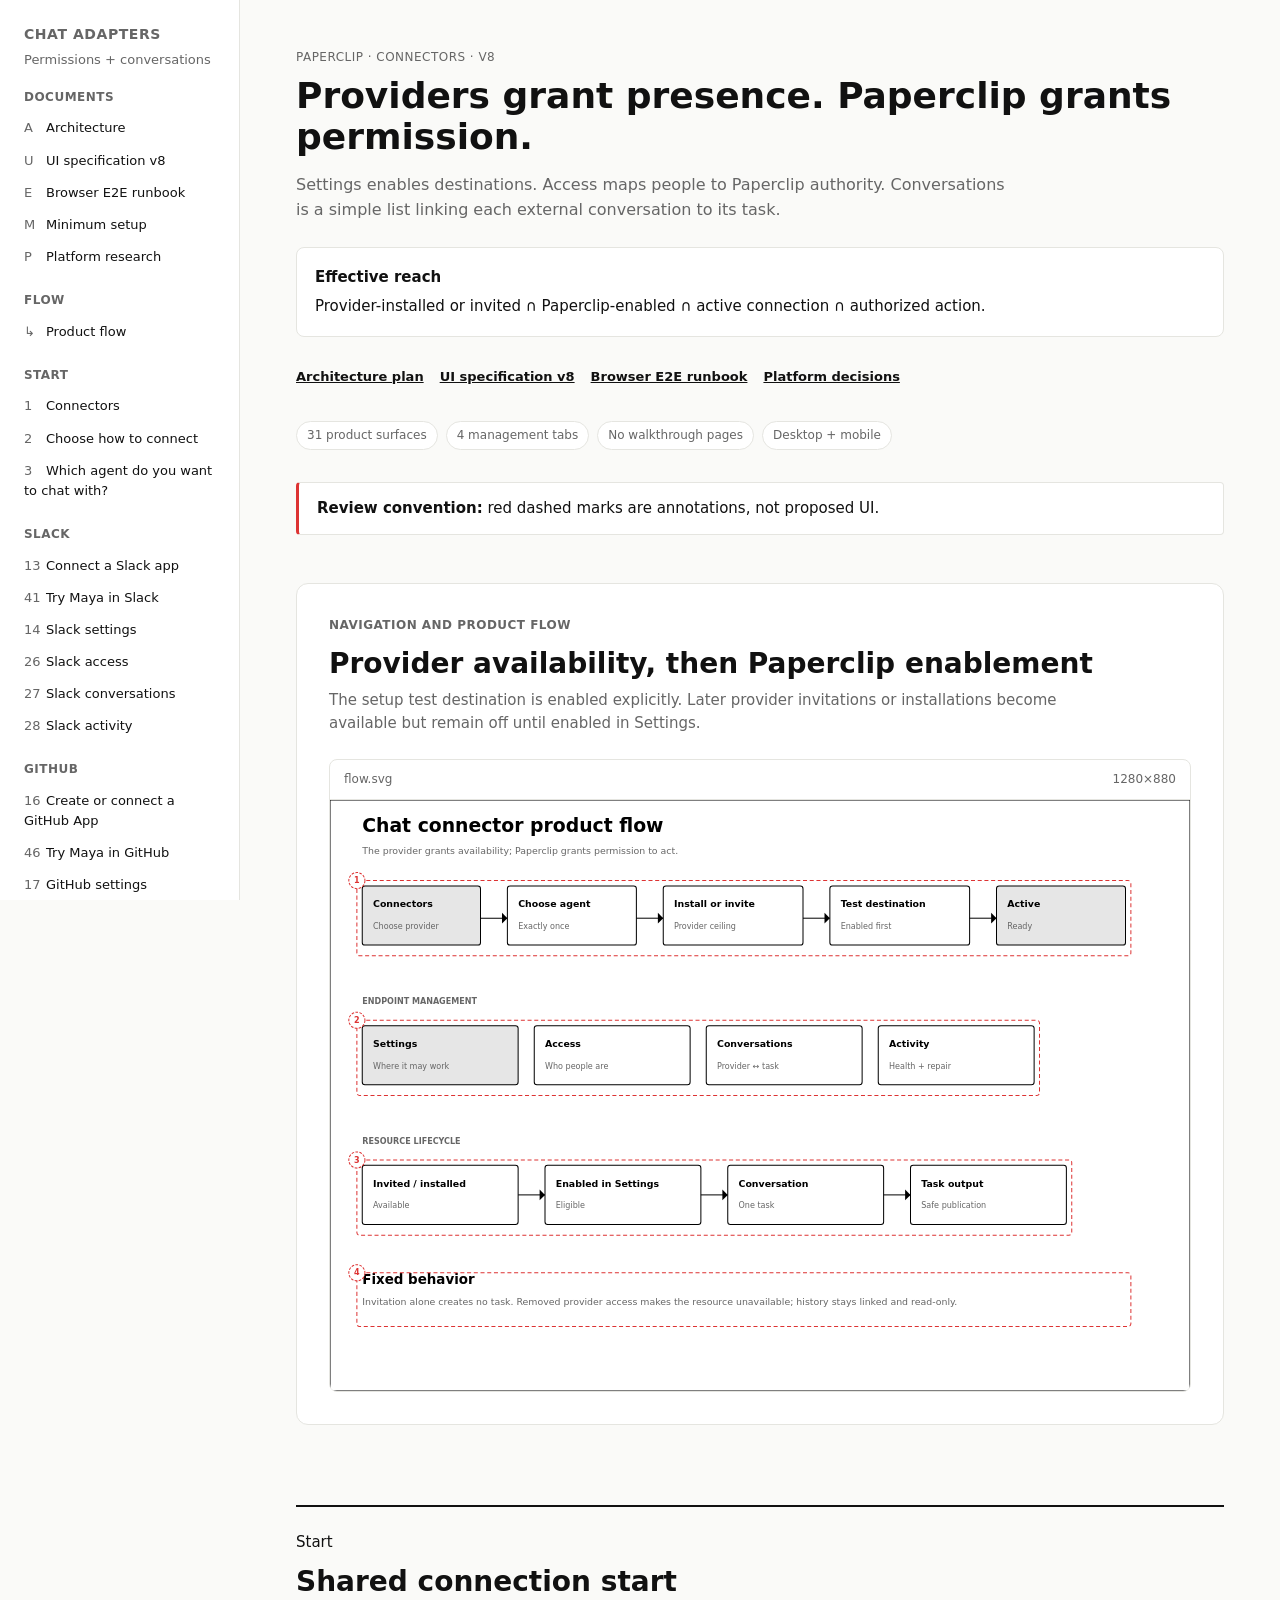
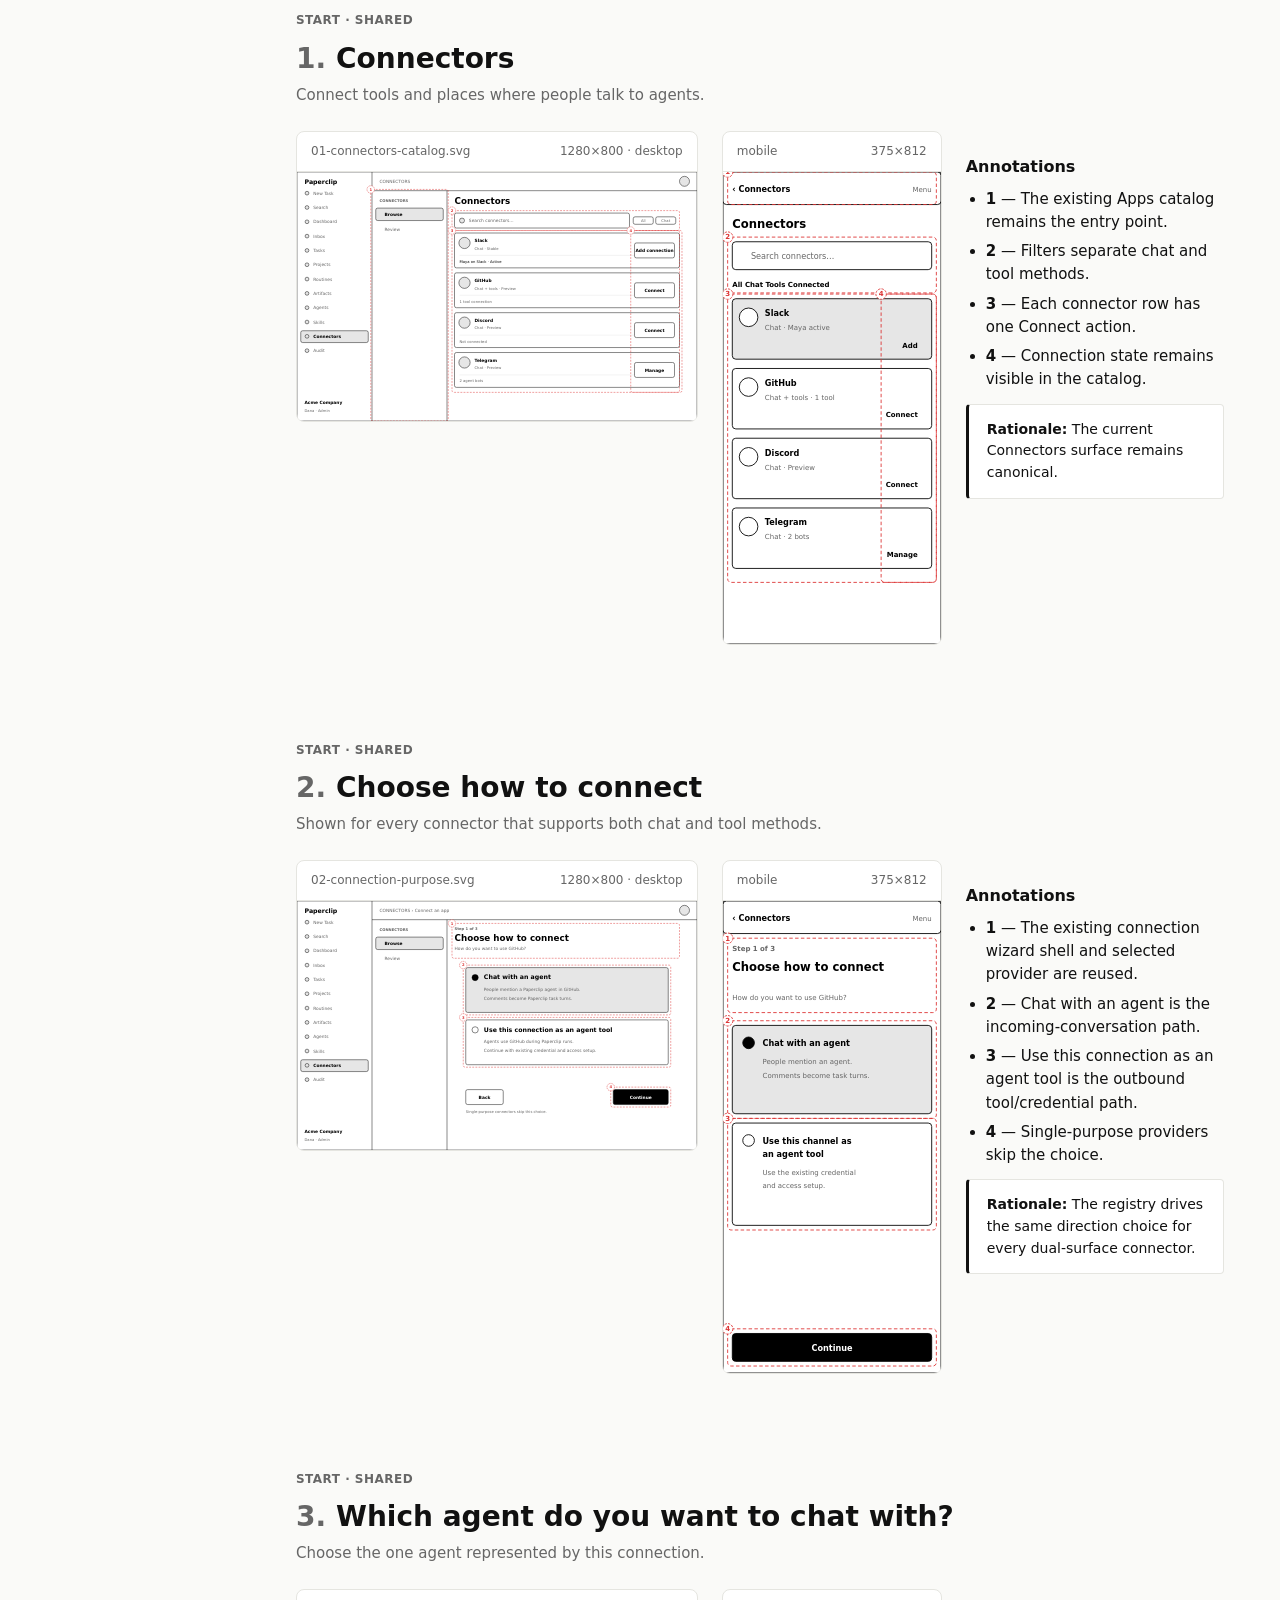
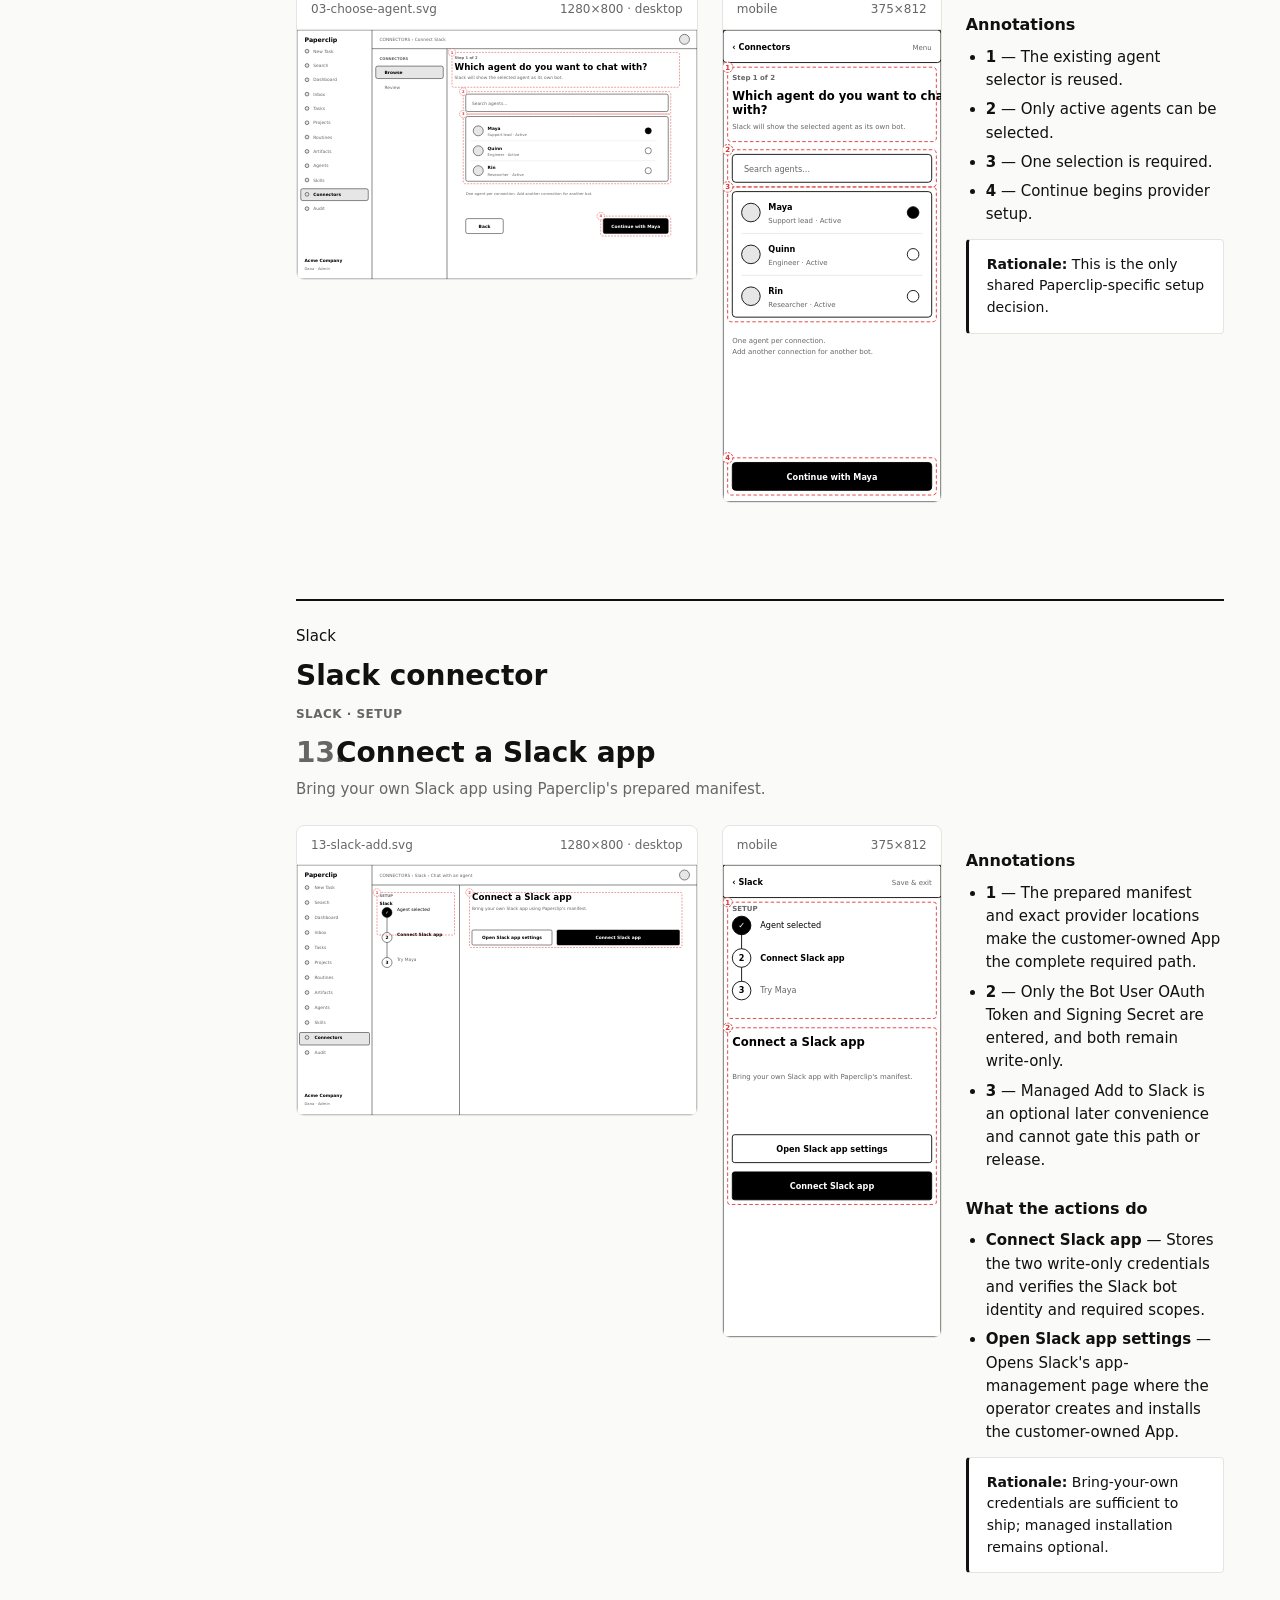
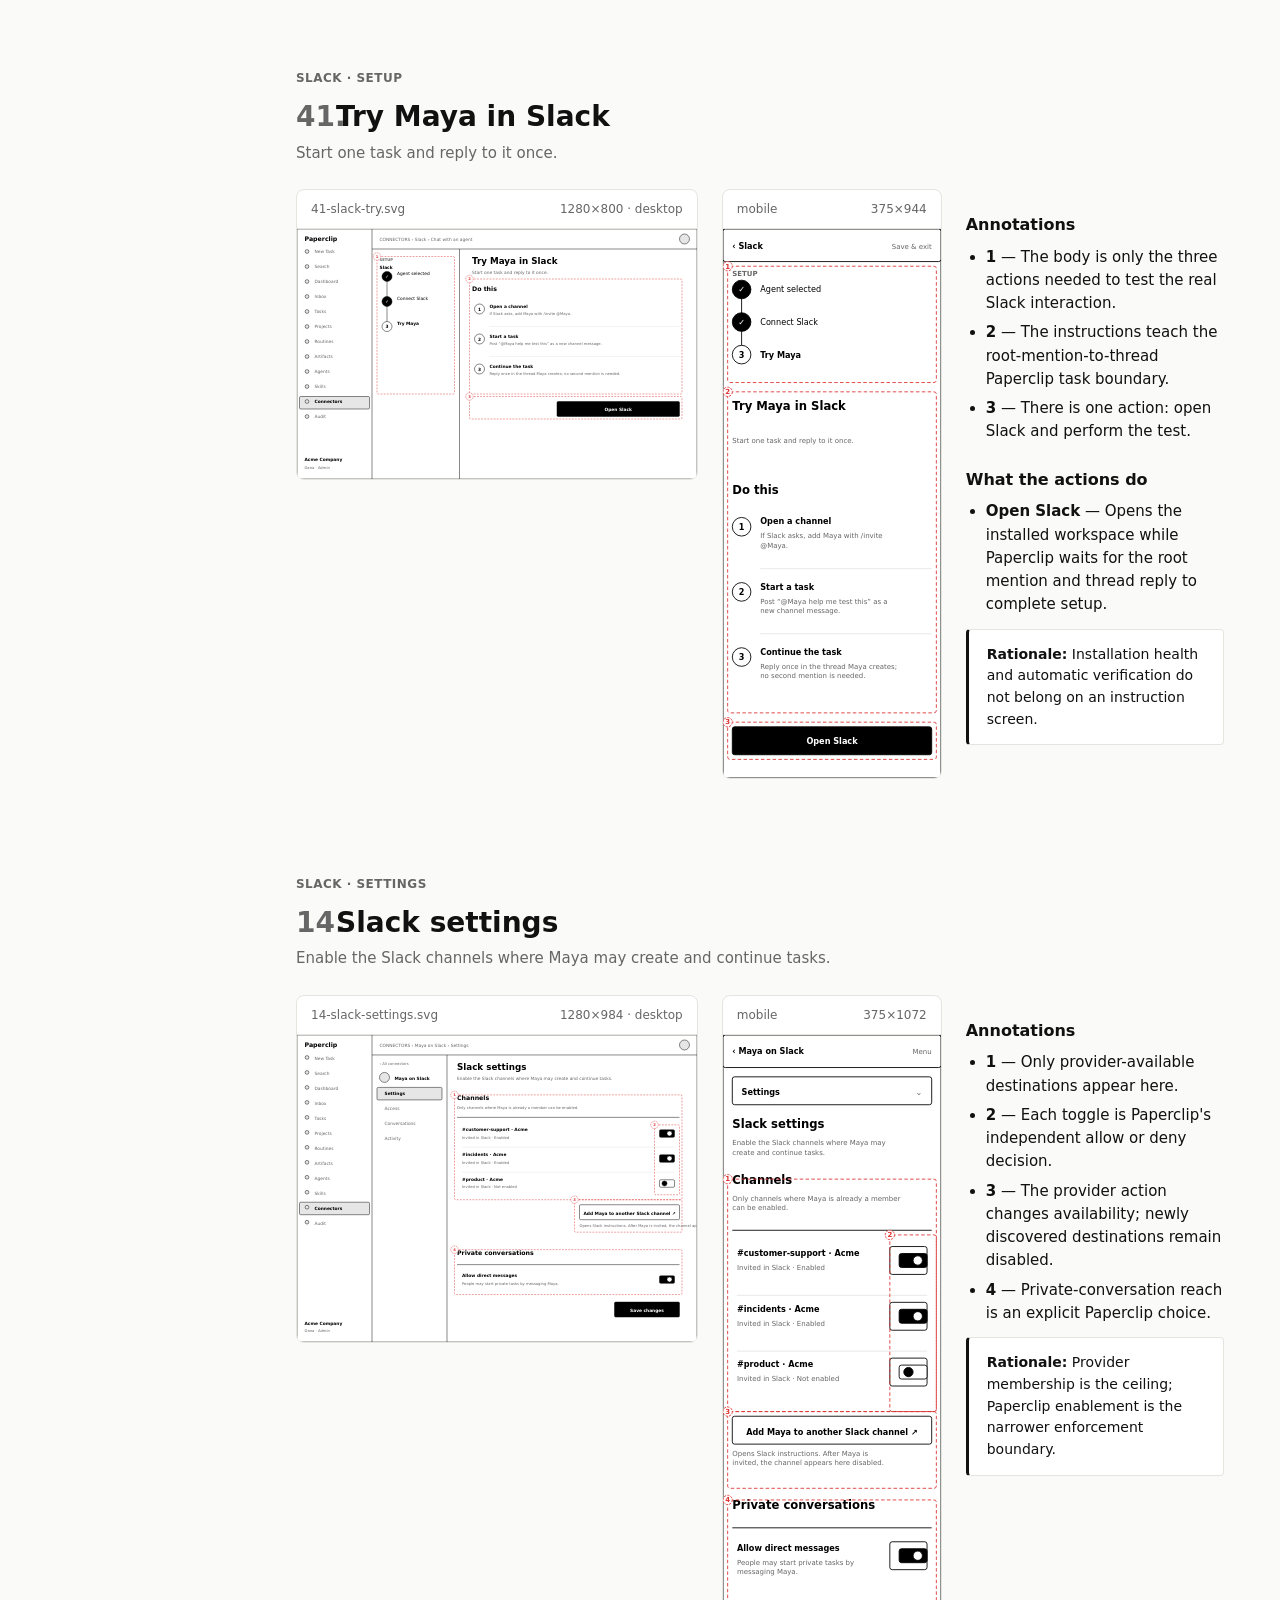
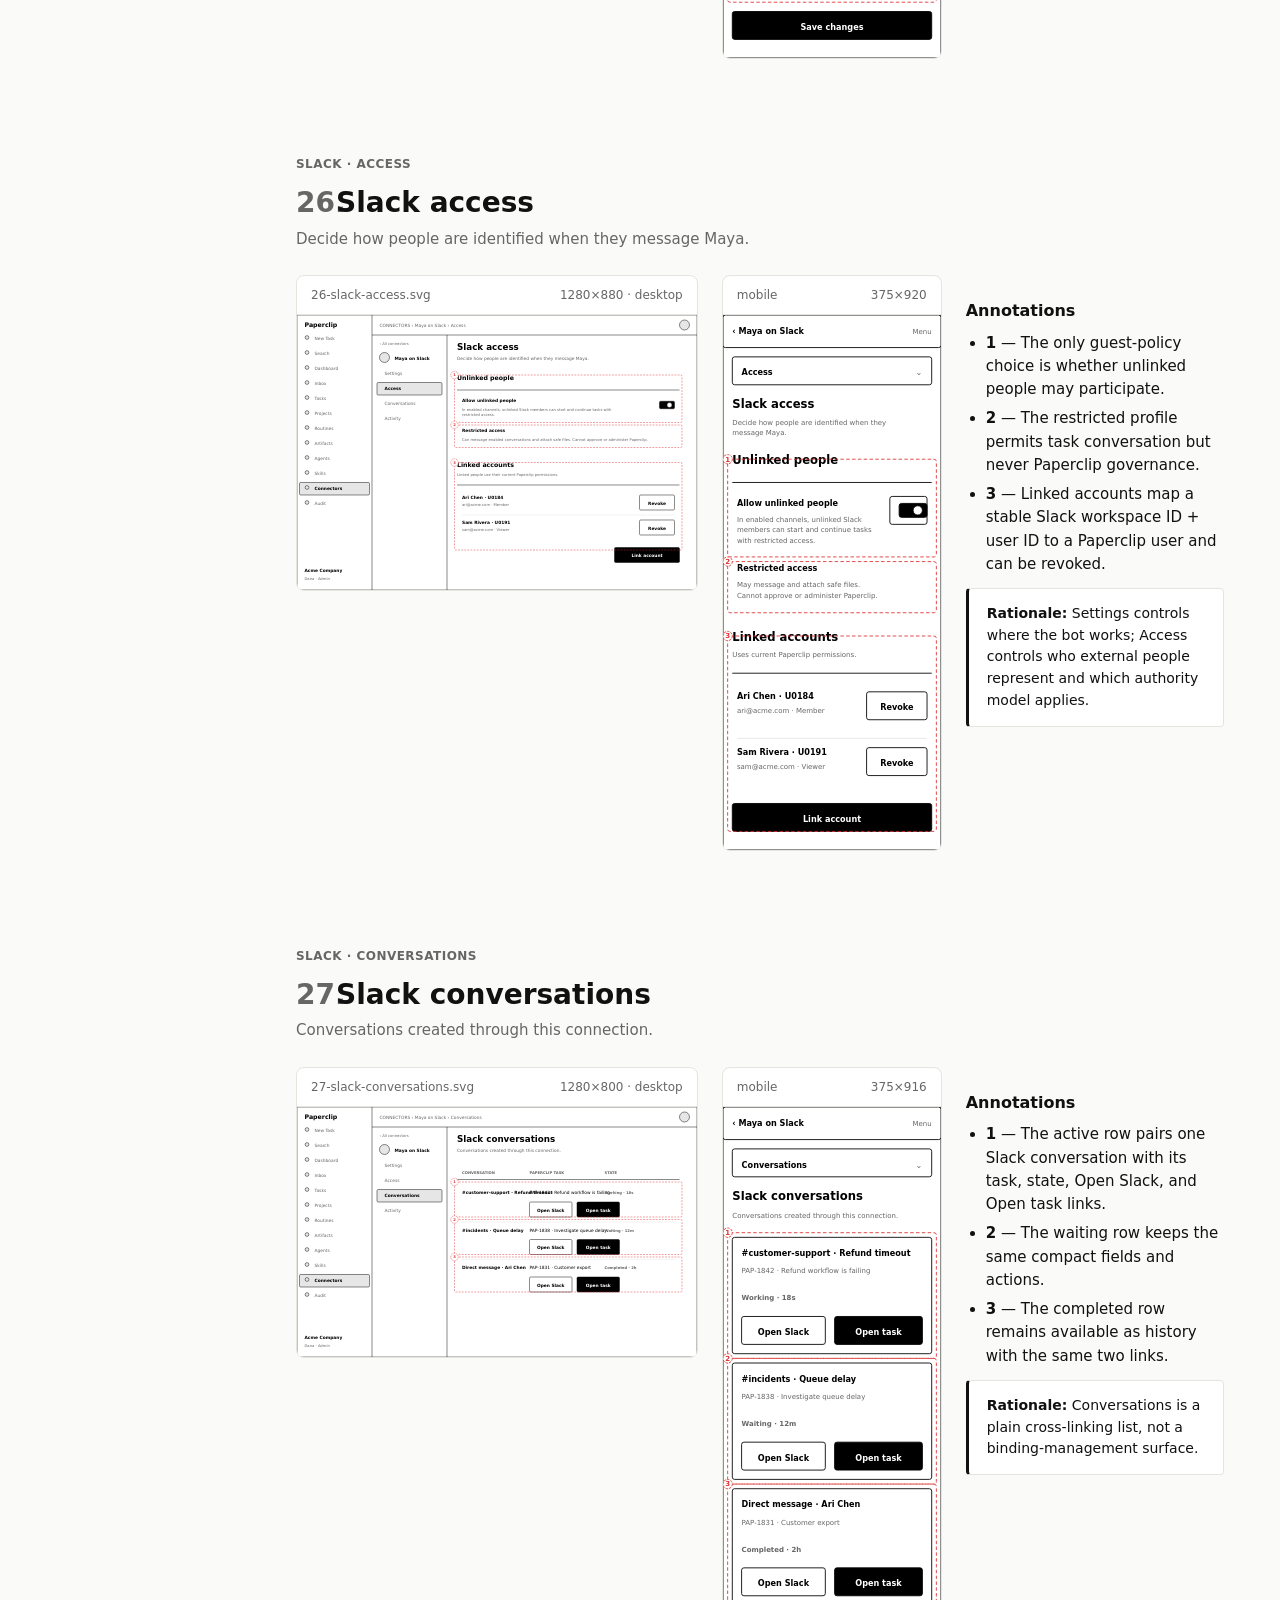
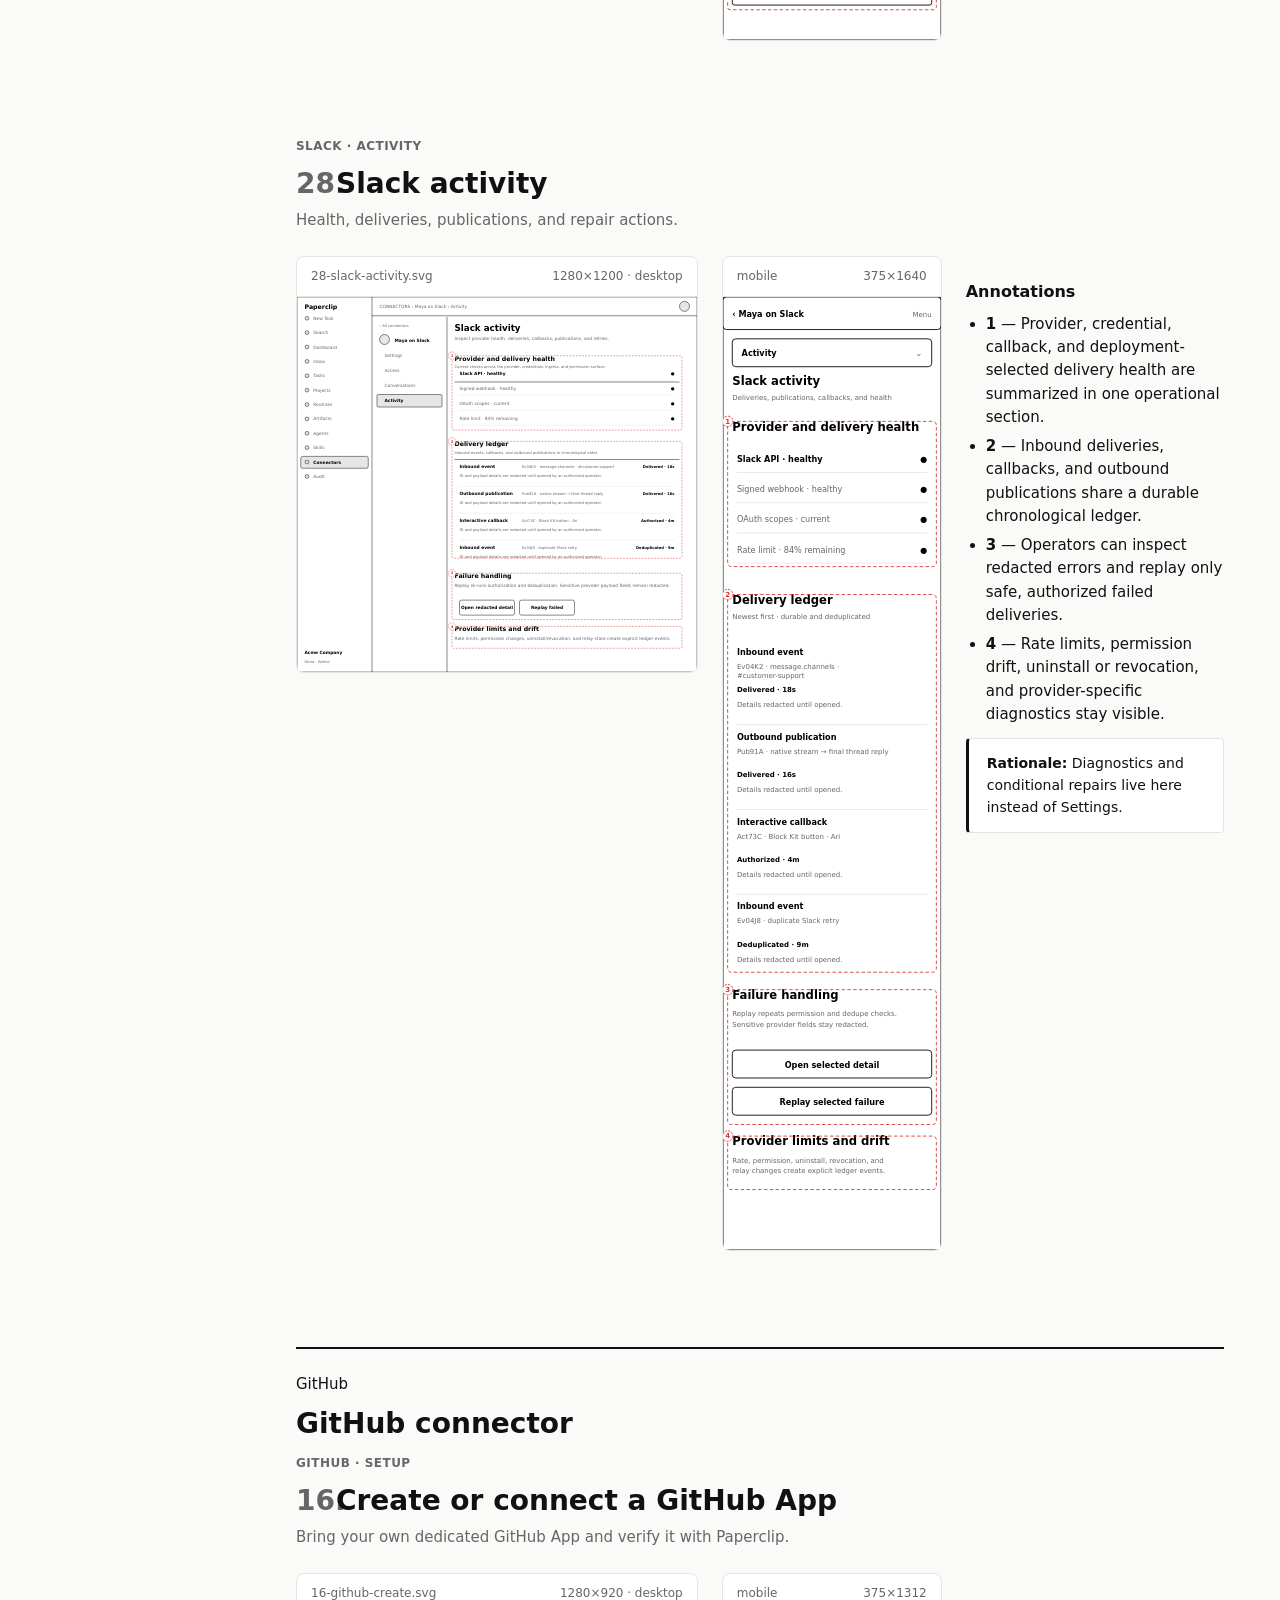
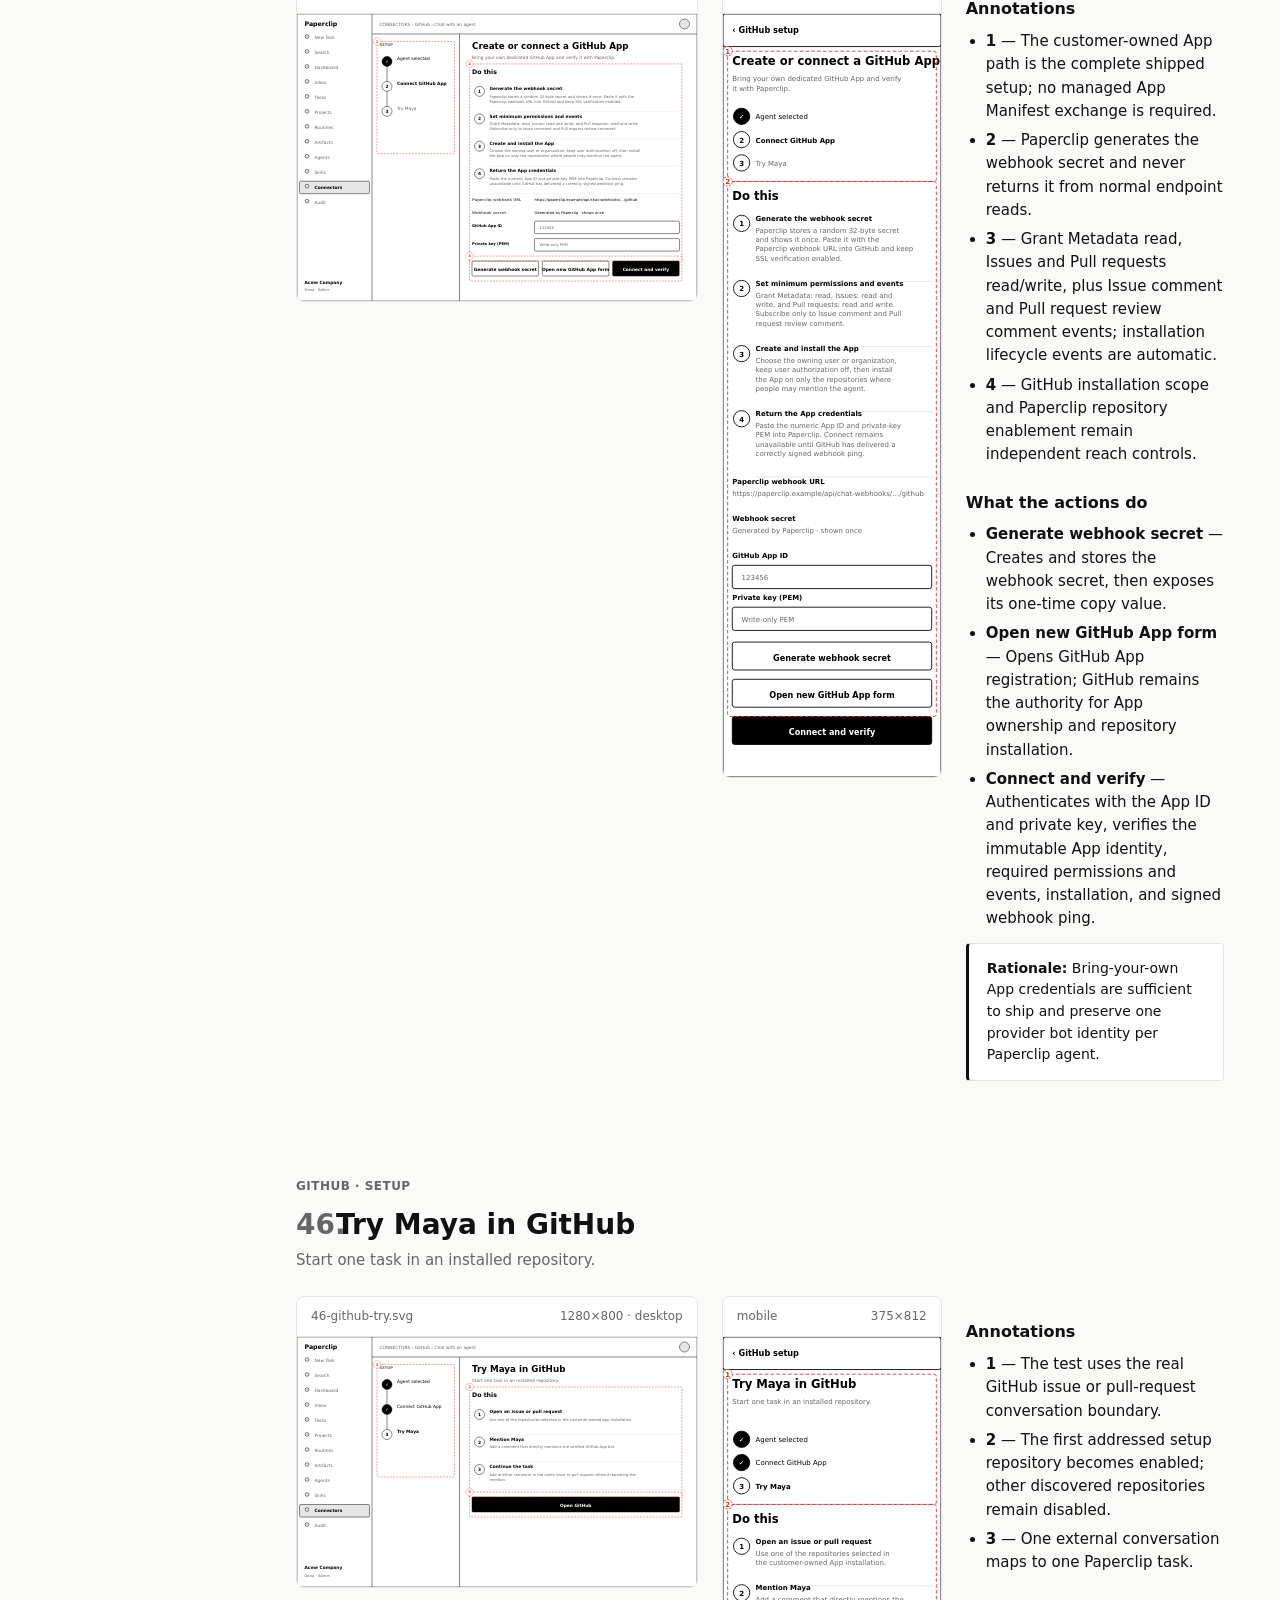
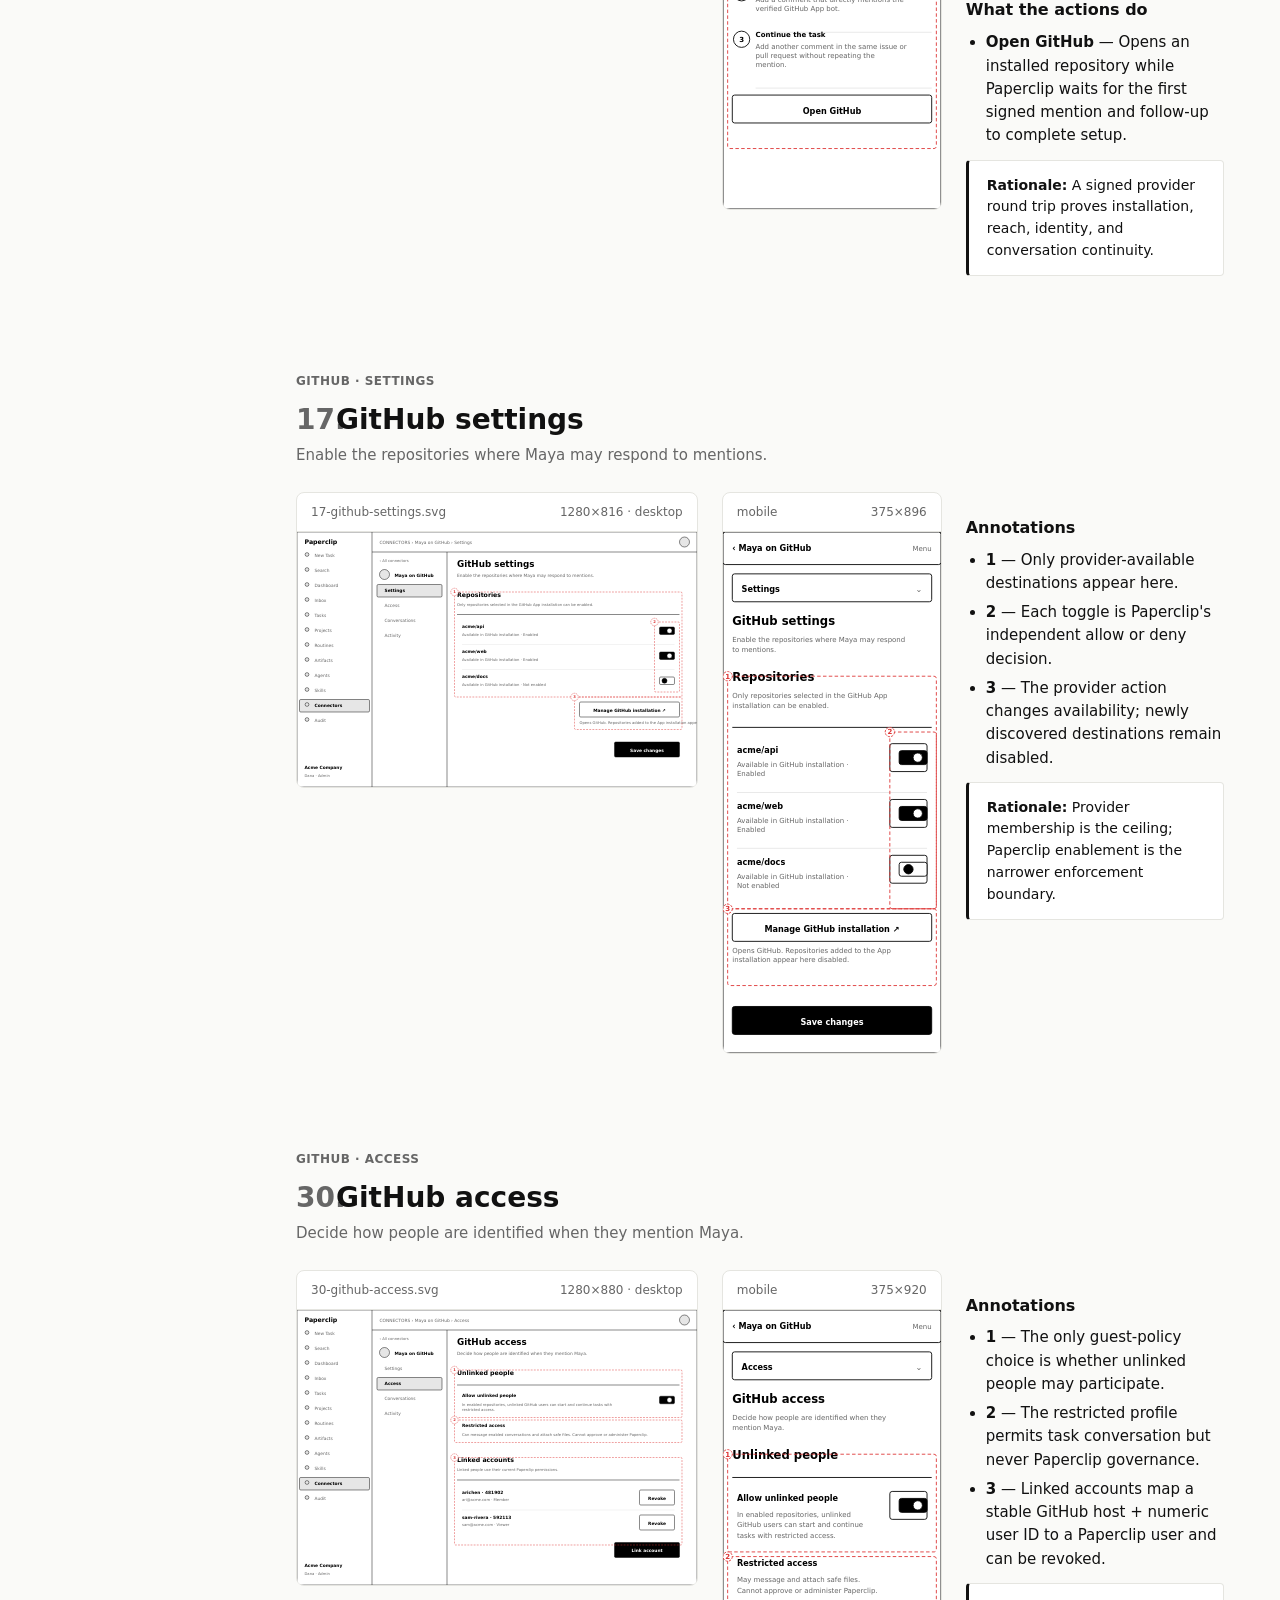
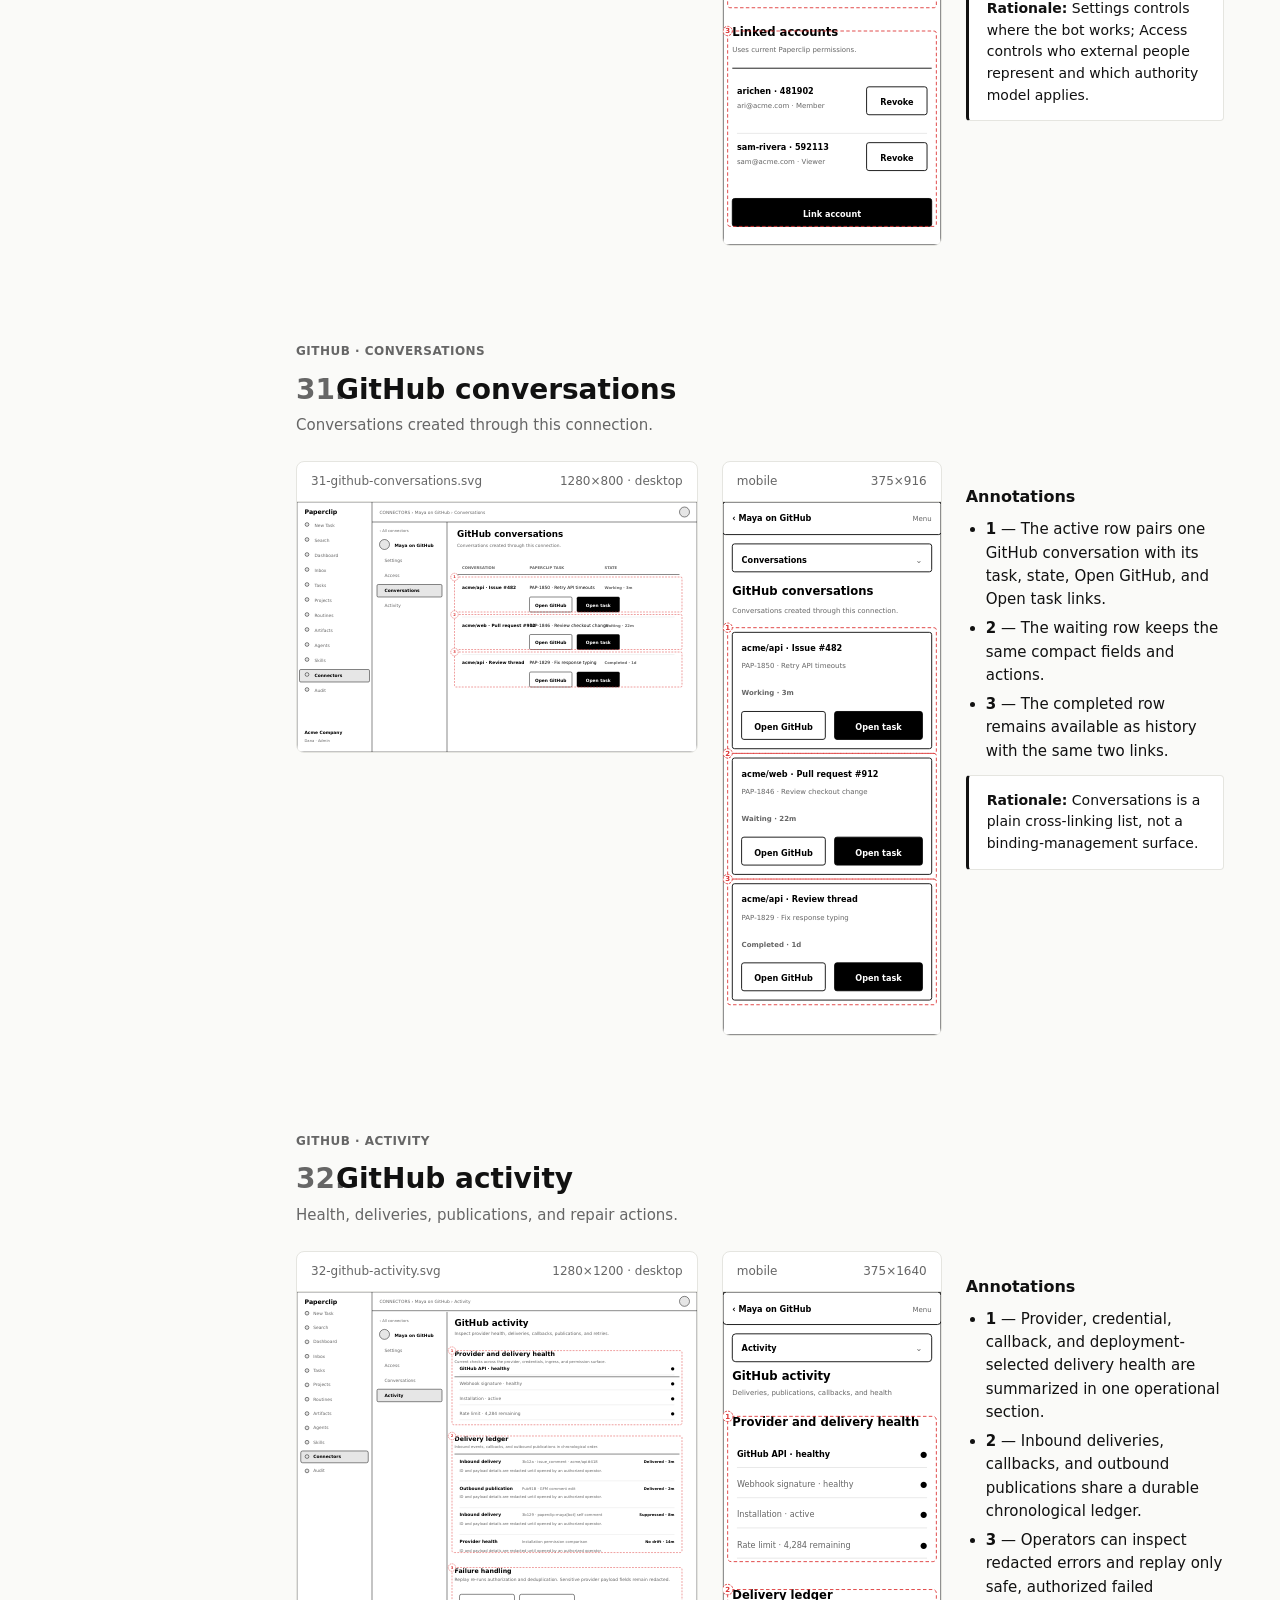
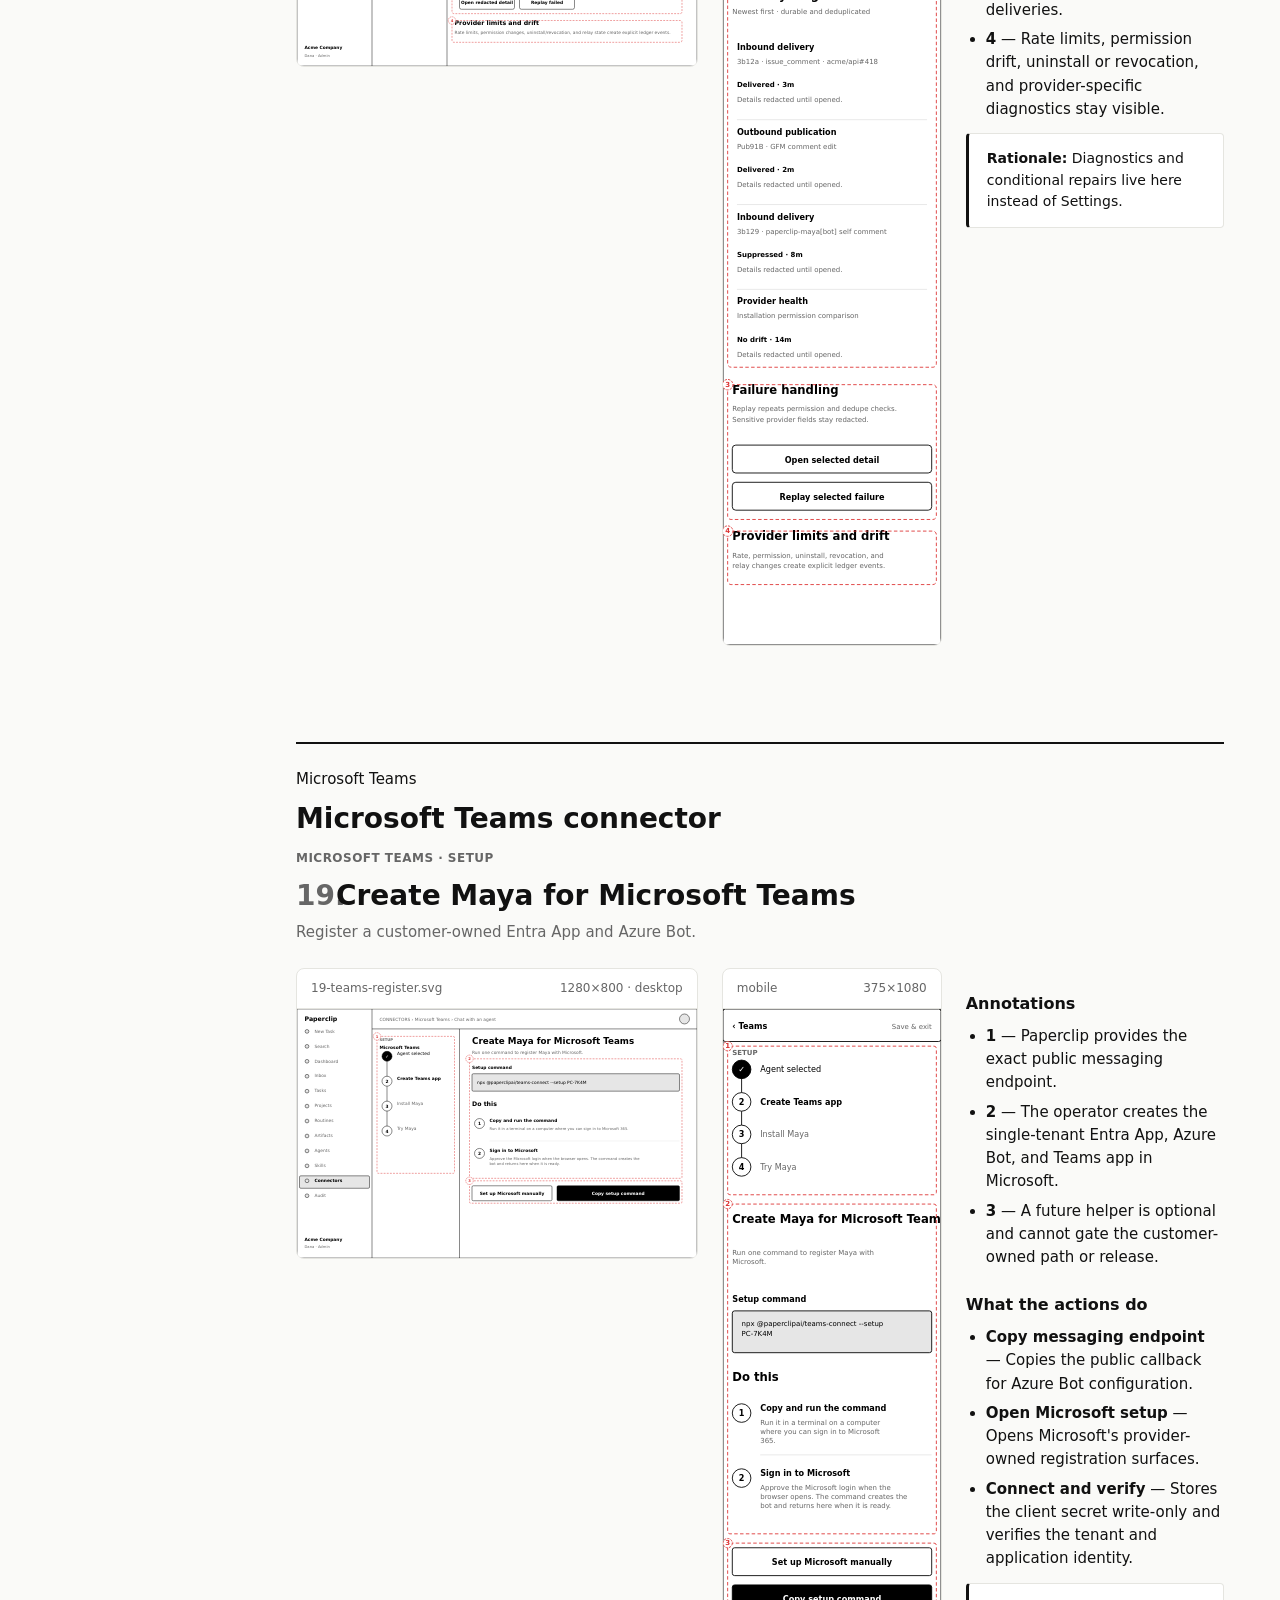
<file: doc/plans/chat-adapters/index.html>
<!doctype html><html lang="en"><head><meta charset="utf-8"/><meta name="viewport" content="width=device-width,initial-scale=1"/><title>Paperclip chat adapters — permissions and conversation review</title><style>
  :root {
    --bg: #fafaf8;
    --panel: #ffffff;
    --ink: #111111;
    --muted: #666666;
    --line: #e5e5e0;
    --accent: #d33;
    --maxw: 1200px;
  }
  * { box-sizing: border-box; }
  html, body { margin: 0; padding: 0; }
  body {
    font: 15px/1.55 -apple-system, system-ui, "Segoe UI", sans-serif;
    background: var(--bg);
    color: var(--ink);
    -webkit-font-smoothing: antialiased;
  }
  a { color: inherit; }

  .shell { display: grid; grid-template-columns: 240px 1fr; min-height: 100vh; }

  .toc {
    position: sticky; top: 0; align-self: start;
    height: 100vh; overflow: auto;
    padding: 24px 16px 24px 24px;
    border-right: 1px solid var(--line);
    background: var(--panel);
    font-size: 13px;
    z-index: 20;
  }
  .toc h1 { font-size: 14px; margin: 0 0 4px; letter-spacing: 0.04em; text-transform: uppercase; color: var(--muted); }
  .toc h2 { font-size: 12px; margin: 24px 0 6px; letter-spacing: 0.04em; text-transform: uppercase; color: var(--muted); font-weight: 700; }
  .toc a { display: block; text-decoration: none; padding: 6px 8px; margin-left: -8px; border-radius: 4px; color: var(--ink); }
  .toc a:hover { background: var(--bg); }
  .toc .num { display: inline-block; width: 22px; color: var(--muted); }
  .toc .toc-summary { display: none; }
  .toc .toc-body { display: block; }

  main { padding: 48px 56px 96px; max-width: 1300px; min-width: 0; }

  header.hero { max-width: var(--maxw); margin-bottom: 64px; }
  header.hero .crumb { color: var(--muted); font-size: 12px; letter-spacing: 0.04em; text-transform: uppercase; }
  header.hero h1 { font-size: 36px; line-height: 1.15; margin: 8px 0 16px; }
  header.hero p { color: var(--muted); max-width: 720px; font-size: 16px; }
  header.hero .pills { margin-top: 20px; display: flex; gap: 8px; flex-wrap: wrap; }
  header.hero .pill { font-size: 12px; padding: 4px 10px; border: 1px solid var(--line); border-radius: 999px; background: var(--panel); color: var(--muted); }

  section { scroll-margin-top: 24px; max-width: var(--maxw); margin-bottom: 96px; }
  section .lede { color: var(--muted); margin: 0 0 12px; font-size: 12px; letter-spacing: 0.04em; text-transform: uppercase; font-weight: 700; }
  section h2 { font-size: 28px; line-height: 1.2; margin: 0 0 8px; }
  section h2 .step-num { display: inline-block; width: 40px; color: var(--muted); }
  section h3 { font-size: 16px; margin: 24px 0 8px; }
  section .desc { color: var(--muted); margin: 0 0 24px; max-width: 760px; }

  /* canvas: desktop wire (wide) on left, mobile wire (tall narrow) middle, notes right.
     Mobile is a first-class deliverable — never tabbed, never stacked away. */
  .grid {
    display: grid; gap: 24px;
    grid-template-columns: minmax(0, 1.4fr) 220px minmax(0, 0.9fr);
    align-items: start;
  }
  @media (max-width: 1180px) {
    .grid { grid-template-columns: minmax(0, 1fr) 200px; }
    .grid > .notes-col { grid-column: 1 / -1; }
  }
  @media (max-width: 980px) { .grid { grid-template-columns: 1fr; } .grid > .mobile-col { max-width: 280px; } }

  /* tablet */
  @media (max-width: 900px) {
    .shell { grid-template-columns: 1fr; }
    .toc {
      position: sticky; top: 0;
      height: auto; max-height: 60vh;
      padding: 12px 16px;
      border-right: none;
      border-bottom: 1px solid var(--line);
    }
    .toc .toc-summary {
      display: flex;
      justify-content: space-between;
      align-items: center;
      cursor: pointer;
      list-style: none;
      padding: 4px 0;
    }
    .toc .toc-summary::-webkit-details-marker { display: none; }
    .toc .toc-summary .title { font-size: 13px; font-weight: 600; }
    .toc .toc-summary .crumb { font-size: 11px; color: var(--muted); letter-spacing: 0.04em; text-transform: uppercase; }
    .toc .toc-summary .chevron {
      width: 10px; height: 10px;
      border-right: 1.5px solid var(--ink);
      border-bottom: 1.5px solid var(--ink);
      transform: rotate(45deg);
      transition: transform 120ms ease;
      margin-right: 4px;
    }
    .toc[open] .toc-summary .chevron { transform: rotate(225deg) translate(-2px, -2px); }
    .toc .toc-body { display: none; padding-top: 8px; border-top: 1px solid var(--line); margin-top: 8px; }
    .toc[open] .toc-body { display: block; }
    main { padding: 24px 20px 64px; }
    header.hero { margin-bottom: 40px; }
    header.hero h1 { font-size: 28px; }
    header.hero p { font-size: 15px; }
    section { margin-bottom: 64px; scroll-margin-top: 80px; }
    section h2 { font-size: 24px; }
    section h2 .step-num { width: 32px; }
    .flow-section { padding: 20px; margin-bottom: 40px; scroll-margin-top: 80px; }
  }

  /* phone */
  @media (max-width: 560px) {
    main { padding: 16px 14px 56px; }
    header.hero { margin-bottom: 32px; }
    header.hero h1 { font-size: 24px; line-height: 1.2; }
    header.hero p { font-size: 14px; }
    section { margin-bottom: 48px; }
    section h2 { font-size: 20px; line-height: 1.25; }
    section h2 .step-num { width: 28px; }
    section h3 { font-size: 15px; margin: 20px 0 6px; }
    section .desc { font-size: 14px; }
    .grid { gap: 16px; }
    .flow-section { padding: 16px; border-radius: 8px; }
    .wire .label { padding: 8px 10px; font-size: 11px; gap: 8px; }
    body { font-size: 14px; }
  }

  .wire {
    background: var(--panel);
    border: 1px solid var(--line);
    border-radius: 8px;
    overflow: hidden;
    cursor: zoom-in;
    transition: transform 80ms ease, box-shadow 80ms ease;
  }
  .wire:hover { box-shadow: 0 8px 24px rgba(0,0,0,0.08); }
  .wire .label {
    padding: 10px 14px;
    font-size: 12px;
    color: var(--muted);
    border-bottom: 1px solid var(--line);
    display: flex; justify-content: space-between; align-items: center;
  }
  .wire img { display: block; width: 100%; height: auto; background: #fff; }
  /* mobile wire renders narrow inside its 220px column so it reads as a phone */
  .wire.mobile-wire img { max-width: 220px; margin: 0 auto; }

  .ref {
    background: var(--panel);
    border: 1px solid var(--line);
    border-radius: 8px;
    padding: 14px;
  }
  .ref .label { font-size: 12px; color: var(--muted); margin-bottom: 8px; display: flex; justify-content: space-between; align-items: baseline; }
  .ref img { display: block; width: 100%; height: auto; border: 1px solid var(--line); border-radius: 4px; cursor: zoom-in; }

  .notes ul { padding-left: 20px; margin: 8px 0; }
  .notes li { margin-bottom: 6px; }
  .notes .why {
    background: var(--panel);
    border: 1px solid var(--line);
    border-left: 3px solid var(--ink);
    padding: 14px 18px;
    border-radius: 4px;
    margin-top: 12px;
    font-size: 14px;
  }

  .flow-section { background: var(--panel); border: 1px solid var(--line); border-radius: 12px; padding: 32px; margin-bottom: 64px; max-width: var(--maxw); }
  .flow-section h2 { margin-top: 0; }
  .flow-section .wire { margin-top: 16px; }

  /* lightbox */
  .lightbox {
    position: fixed; inset: 0;
    background: rgba(0,0,0,0.86);
    display: none;
    align-items: center; justify-content: center;
    z-index: 100;
    cursor: zoom-out;
    padding: 32px;
  }
  .lightbox.open { display: flex; }
  .lightbox img { max-width: 100%; max-height: 100%; background: #fff; box-shadow: 0 30px 80px rgba(0,0,0,0.4); border-radius: 4px; }
  .lightbox .close { position: absolute; top: 16px; right: 24px; font-size: 28px; color: #fff; cursor: pointer; }
  .lightbox .caption { position: absolute; bottom: 16px; left: 50%; transform: translateX(-50%); color: #fff; font-size: 13px; opacity: 0.9; }

  /* mobile lightbox — must come after the desktop rules to win the cascade */
  @media (max-width: 560px) {
    .lightbox { padding: 12px; overflow: auto; touch-action: pinch-zoom; }
    .lightbox.open { display: block; }
    .lightbox img { display: block; width: 100%; max-width: none; max-height: none; height: auto; margin: 40px auto 56px; box-shadow: none; }
    .lightbox .close { position: fixed; top: 8px; right: 12px; font-size: 32px; }
    .lightbox .caption { position: fixed; left: 50%; transform: translateX(-50%); font-size: 12px; bottom: 12px; text-align: center; background: rgba(0,0,0,0.7); border-radius: 4px; padding: 6px 12px; }
  }

  .footer { color: var(--muted); font-size: 12px; max-width: var(--maxw); border-top: 1px solid var(--line); padding-top: 24px; }
</style><style>.doc-links{display:flex;flex-wrap:wrap;gap:8px 16px;margin-top:16px}.doc-links a{min-height:48px;display:inline-flex;align-items:center;font-size:13px;font-weight:600}.notice{max-width:var(--maxw);margin:-32px 0 48px;padding:14px 18px;background:var(--panel);border:1px solid var(--line);border-left:3px solid var(--accent);border-radius:4px}.notice p{margin:0}.decision{margin-top:24px;padding:18px;background:var(--panel);border:1px solid var(--line);border-radius:8px}.decision b{display:block;margin-bottom:6px}.provider-break{max-width:var(--maxw);margin:80px 0 8px;padding-top:24px;border-top:2px solid var(--ink)}.provider-break h2{font-size:28px;margin:6px 0 0}.toc-body h2{margin-top:18px}code{font-size:.92em}</style></head><body><div class="shell"><details class="toc"><summary class="toc-summary"><span><span class="crumb">Chat adapters · v8</span><br><span class="title">Jump to a screen</span></span><span class="chevron" aria-hidden="true"></span></summary><nav class="toc-body" aria-label="Section navigation"><h1>Chat adapters</h1><div style="font-size:13px;color:var(--muted);margin-bottom:16px">Permissions + conversations</div><h2>Documents</h2><a href="2026-09-03-chat-adapters-architecture.md"><span class="num">A</span>Architecture</a><a href="2026-09-04-chat-adapters-ui-surfaces-v8.md"><span class="num">U</span>UI specification v8</a><a href="2026-09-04-chat-adapters-browser-e2e-runbook.md"><span class="num">E</span>Browser E2E runbook</a><a href="2026-09-04-chat-adapters-minimum-setup-v6.md"><span class="num">M</span>Minimum setup</a><a href="2026-09-04-chat-adapters-platform-surfaces.md"><span class="num">P</span>Platform research</a><h2>Flow</h2><a href="#flow"><span class="num">↳</span>Product flow</a><h2>Start</h2><a href="#s01"><span class="num">1</span>Connectors</a>
<a href="#s02"><span class="num">2</span>Choose how to connect</a>
<a href="#s03"><span class="num">3</span>Which agent do you want to chat with?</a>
<h2>Slack</h2><a href="#s13"><span class="num">13</span>Connect a Slack app</a>
<a href="#s41"><span class="num">41</span>Try Maya in Slack</a>
<a href="#s14"><span class="num">14</span>Slack settings</a>
<a href="#s26"><span class="num">26</span>Slack access</a>
<a href="#s27"><span class="num">27</span>Slack conversations</a>
<a href="#s28"><span class="num">28</span>Slack activity</a>
<h2>GitHub</h2><a href="#s16"><span class="num">16</span>Create or connect a GitHub App</a>
<a href="#s46"><span class="num">46</span>Try Maya in GitHub</a>
<a href="#s17"><span class="num">17</span>GitHub settings</a>
<a href="#s30"><span class="num">30</span>GitHub access</a>
<a href="#s31"><span class="num">31</span>GitHub conversations</a>
<a href="#s32"><span class="num">32</span>GitHub activity</a>
<h2>Microsoft Teams</h2><a href="#s19"><span class="num">19</span>Create Maya for Microsoft Teams</a>
<a href="#s49"><span class="num">49</span>Install Maya in Microsoft Teams</a>
<a href="#s50"><span class="num">50</span>Try Maya in Microsoft Teams</a>
<a href="#s48"><span class="num">48</span>Microsoft provider setup details</a>
<a href="#s20"><span class="num">20</span>Microsoft Teams settings</a>
<a href="#s34"><span class="num">34</span>Microsoft Teams access</a>
<a href="#s35"><span class="num">35</span>Microsoft Teams conversations</a>
<a href="#s36"><span class="num">36</span>Microsoft Teams activity</a>
<h2>Telegram</h2><a href="#s22"><span class="num">22</span>Create Maya in Telegram</a>
<a href="#s51"><span class="num">51</span>Try Maya in Telegram</a>
<a href="#s23"><span class="num">23</span>Telegram settings</a>
<a href="#s38"><span class="num">38</span>Telegram access</a>
<a href="#s39"><span class="num">39</span>Telegram conversations</a>
<a href="#s40"><span class="num">40</span>Telegram activity</a>
<h2>Paperclip</h2><a href="#s11"><span class="num">11</span>Externally connected task</a>
<a href="#s12"><span class="num">12</span>Agent Channels</a><h2>Review</h2><a href="#decisions"><span class="num">✓</span>Permission model</a></nav></details><main><header class="hero"><div class="crumb">Paperclip · Connectors · v8</div><h1>Providers grant presence. Paperclip grants permission.</h1><p>Settings enables destinations. Access maps people to Paperclip authority. Conversations is a simple list linking each external conversation to its task.</p><div class="decision"><b>Effective reach</b><span>Provider-installed or invited ∩ Paperclip-enabled ∩ active connection ∩ authorized action.</span></div><div class="doc-links"><a href="2026-09-03-chat-adapters-architecture.md">Architecture plan</a><a href="2026-09-04-chat-adapters-ui-surfaces-v8.md">UI specification v8</a><a href="2026-09-04-chat-adapters-browser-e2e-runbook.md">Browser E2E runbook</a><a href="2026-09-04-chat-adapters-platform-surfaces.md">Platform decisions</a></div><div class="pills"><span class="pill">31 product surfaces</span><span class="pill">4 management tabs</span><span class="pill">No walkthrough pages</span><span class="pill">Desktop + mobile</span></div></header><div class="notice" role="note"><p><b>Review convention:</b> red dashed marks are annotations, not proposed UI.</p></div><section id="flow" class="flow-section"><div class="lede">Navigation and product flow</div><h2>Provider availability, then Paperclip enablement</h2><p class="desc">The setup test destination is enabled explicitly. Later provider invitations or installations become available but remain off until enabled in Settings.</p><div class="wire" data-zoom data-caption="Chat connector product flow"><div class="label"><span>flow.svg</span><span>1280×880</span></div><img src="wireframes-v8/flow.svg" alt="Chat connector product flow"/></div></section><div class="provider-break"><div class="lede">Start</div><h2>Shared connection start</h2></div><section id="s01"><div class="lede">Start · Shared</div><h2><span class="step-num">1.</span>Connectors</h2><p class="desc">Connect tools and places where people talk to agents.</p><div class="grid"><div class="wire" data-zoom data-caption="01 · Connectors (desktop)"><div class="label"><span>01-connectors-catalog.svg</span><span>1280×800 · desktop</span></div><img src="wireframes-v8/01-connectors-catalog.svg" alt="Connectors desktop wireframe" /></div><div class="wire mobile-wire mobile-col" data-zoom data-caption="01 · Connectors (mobile)"><div class="label"><span>mobile</span><span>375×812</span></div><img src="wireframes-v8/01-connectors-catalog-mobile.svg" alt="Connectors mobile wireframe" /></div><div class="notes-col"><div class="notes"><h3>Annotations</h3><ul><li><b>1</b> — The existing Apps catalog remains the entry point.</li>
<li><b>2</b> — Filters separate chat and tool methods.</li>
<li><b>3</b> — Each connector row has one Connect action.</li>
<li><b>4</b> — Connection state remains visible in the catalog.</li></ul><div class="why"><b>Rationale:</b> The current Connectors surface remains canonical.</div></div></div></div></section>
<section id="s02"><div class="lede">Start · Shared</div><h2><span class="step-num">2.</span>Choose how to connect</h2><p class="desc">Shown for every connector that supports both chat and tool methods.</p><div class="grid"><div class="wire" data-zoom data-caption="02 · Choose how to connect (desktop)"><div class="label"><span>02-connection-purpose.svg</span><span>1280×800 · desktop</span></div><img src="wireframes-v8/02-connection-purpose.svg" alt="Choose how to connect desktop wireframe" /></div><div class="wire mobile-wire mobile-col" data-zoom data-caption="02 · Choose how to connect (mobile)"><div class="label"><span>mobile</span><span>375×812</span></div><img src="wireframes-v8/02-connection-purpose-mobile.svg" alt="Choose how to connect mobile wireframe" /></div><div class="notes-col"><div class="notes"><h3>Annotations</h3><ul><li><b>1</b> — The existing connection wizard shell and selected provider are reused.</li>
<li><b>2</b> — Chat with an agent is the incoming-conversation path.</li>
<li><b>3</b> — Use this connection as an agent tool is the outbound tool/credential path.</li>
<li><b>4</b> — Single-purpose providers skip the choice.</li></ul><div class="why"><b>Rationale:</b> The registry drives the same direction choice for every dual-surface connector.</div></div></div></div></section>
<section id="s03"><div class="lede">Start · Shared</div><h2><span class="step-num">3.</span>Which agent do you want to chat with?</h2><p class="desc">Choose the one agent represented by this connection.</p><div class="grid"><div class="wire" data-zoom data-caption="03 · Which agent do you want to chat with? (desktop)"><div class="label"><span>03-choose-agent.svg</span><span>1280×800 · desktop</span></div><img src="wireframes-v8/03-choose-agent.svg" alt="Which agent do you want to chat with? desktop wireframe" /></div><div class="wire mobile-wire mobile-col" data-zoom data-caption="03 · Which agent do you want to chat with? (mobile)"><div class="label"><span>mobile</span><span>375×812</span></div><img src="wireframes-v8/03-choose-agent-mobile.svg" alt="Which agent do you want to chat with? mobile wireframe" /></div><div class="notes-col"><div class="notes"><h3>Annotations</h3><ul><li><b>1</b> — The existing agent selector is reused.</li>
<li><b>2</b> — Only active agents can be selected.</li>
<li><b>3</b> — One selection is required.</li>
<li><b>4</b> — Continue begins provider setup.</li></ul><div class="why"><b>Rationale:</b> This is the only shared Paperclip-specific setup decision.</div></div></div></div></section>
<div class="provider-break"><div class="lede">Slack</div><h2>Slack connector</h2></div><section id="s13"><div class="lede">Slack · Setup</div><h2><span class="step-num">13.</span>Connect a Slack app</h2><p class="desc">Bring your own Slack app using Paperclip's prepared manifest.</p><div class="grid"><div class="wire" data-zoom data-caption="13 · Connect a Slack app (desktop)"><div class="label"><span>13-slack-add.svg</span><span>1280×800 · desktop</span></div><img src="wireframes-v8/13-slack-add.svg" alt="Connect a Slack app desktop wireframe" /></div><div class="wire mobile-wire mobile-col" data-zoom data-caption="13 · Connect a Slack app (mobile)"><div class="label"><span>mobile</span><span>375×812</span></div><img src="wireframes-v8/13-slack-add-mobile.svg" alt="Connect a Slack app mobile wireframe" /></div><div class="notes-col"><div class="notes"><h3>Annotations</h3><ul><li><b>1</b> — The prepared manifest and exact provider locations make the customer-owned App the complete required path.</li>
<li><b>2</b> — Only the Bot User OAuth Token and Signing Secret are entered, and both remain write-only.</li>
<li><b>3</b> — Managed Add to Slack is an optional later convenience and cannot gate this path or release.</li></ul><h3>What the actions do</h3><ul><li><b>Connect Slack app</b> — Stores the two write-only credentials and verifies the Slack bot identity and required scopes.</li>
<li><b>Open Slack app settings</b> — Opens Slack's app-management page where the operator creates and installs the customer-owned App.</li></ul><div class="why"><b>Rationale:</b> Bring-your-own credentials are sufficient to ship; managed installation remains optional.</div></div></div></div></section>
<section id="s41"><div class="lede">Slack · Setup</div><h2><span class="step-num">41.</span>Try Maya in Slack</h2><p class="desc">Start one task and reply to it once.</p><div class="grid"><div class="wire" data-zoom data-caption="41 · Try Maya in Slack (desktop)"><div class="label"><span>41-slack-try.svg</span><span>1280×800 · desktop</span></div><img src="wireframes-v8/41-slack-try.svg" alt="Try Maya in Slack desktop wireframe" /></div><div class="wire mobile-wire mobile-col" data-zoom data-caption="41 · Try Maya in Slack (mobile)"><div class="label"><span>mobile</span><span>375×944</span></div><img src="wireframes-v8/41-slack-try-mobile.svg" alt="Try Maya in Slack mobile wireframe" /></div><div class="notes-col"><div class="notes"><h3>Annotations</h3><ul><li><b>1</b> — The body is only the three actions needed to test the real Slack interaction.</li>
<li><b>2</b> — The instructions teach the root-mention-to-thread Paperclip task boundary.</li>
<li><b>3</b> — There is one action: open Slack and perform the test.</li></ul><h3>What the actions do</h3><ul><li><b>Open Slack</b> — Opens the installed workspace while Paperclip waits for the root mention and thread reply to complete setup.</li></ul><div class="why"><b>Rationale:</b> Installation health and automatic verification do not belong on an instruction screen.</div></div></div></div></section>
<section id="s14"><div class="lede">Slack · Settings</div><h2><span class="step-num">14.</span>Slack settings</h2><p class="desc">Enable the Slack channels where Maya may create and continue tasks.</p><div class="grid"><div class="wire" data-zoom data-caption="14 · Slack settings (desktop)"><div class="label"><span>14-slack-settings.svg</span><span>1280×984 · desktop</span></div><img src="wireframes-v8/14-slack-settings.svg" alt="Slack settings desktop wireframe" /></div><div class="wire mobile-wire mobile-col" data-zoom data-caption="14 · Slack settings (mobile)"><div class="label"><span>mobile</span><span>375×1072</span></div><img src="wireframes-v8/14-slack-settings-mobile.svg" alt="Slack settings mobile wireframe" /></div><div class="notes-col"><div class="notes"><h3>Annotations</h3><ul><li><b>1</b> — Only provider-available destinations appear here.</li>
<li><b>2</b> — Each toggle is Paperclip's independent allow or deny decision.</li>
<li><b>3</b> — The provider action changes availability; newly discovered destinations remain disabled.</li>
<li><b>4</b> — Private-conversation reach is an explicit Paperclip choice.</li></ul><div class="why"><b>Rationale:</b> Provider membership is the ceiling; Paperclip enablement is the narrower enforcement boundary.</div></div></div></div></section>
<section id="s26"><div class="lede">Slack · Access</div><h2><span class="step-num">26.</span>Slack access</h2><p class="desc">Decide how people are identified when they message Maya.</p><div class="grid"><div class="wire" data-zoom data-caption="26 · Slack access (desktop)"><div class="label"><span>26-slack-access.svg</span><span>1280×880 · desktop</span></div><img src="wireframes-v8/26-slack-access.svg" alt="Slack access desktop wireframe" /></div><div class="wire mobile-wire mobile-col" data-zoom data-caption="26 · Slack access (mobile)"><div class="label"><span>mobile</span><span>375×920</span></div><img src="wireframes-v8/26-slack-access-mobile.svg" alt="Slack access mobile wireframe" /></div><div class="notes-col"><div class="notes"><h3>Annotations</h3><ul><li><b>1</b> — The only guest-policy choice is whether unlinked people may participate.</li>
<li><b>2</b> — The restricted profile permits task conversation but never Paperclip governance.</li>
<li><b>3</b> — Linked accounts map a stable Slack workspace ID + user ID to a Paperclip user and can be revoked.</li></ul><div class="why"><b>Rationale:</b> Settings controls where the bot works; Access controls who external people represent and which authority model applies.</div></div></div></div></section>
<section id="s27"><div class="lede">Slack · Conversations</div><h2><span class="step-num">27.</span>Slack conversations</h2><p class="desc">Conversations created through this connection.</p><div class="grid"><div class="wire" data-zoom data-caption="27 · Slack conversations (desktop)"><div class="label"><span>27-slack-conversations.svg</span><span>1280×800 · desktop</span></div><img src="wireframes-v8/27-slack-conversations.svg" alt="Slack conversations desktop wireframe" /></div><div class="wire mobile-wire mobile-col" data-zoom data-caption="27 · Slack conversations (mobile)"><div class="label"><span>mobile</span><span>375×916</span></div><img src="wireframes-v8/27-slack-conversations-mobile.svg" alt="Slack conversations mobile wireframe" /></div><div class="notes-col"><div class="notes"><h3>Annotations</h3><ul><li><b>1</b> — The active row pairs one Slack conversation with its task, state, Open Slack, and Open task links.</li>
<li><b>2</b> — The waiting row keeps the same compact fields and actions.</li>
<li><b>3</b> — The completed row remains available as history with the same two links.</li></ul><div class="why"><b>Rationale:</b> Conversations is a plain cross-linking list, not a binding-management surface.</div></div></div></div></section>
<section id="s28"><div class="lede">Slack · Activity</div><h2><span class="step-num">28.</span>Slack activity</h2><p class="desc">Health, deliveries, publications, and repair actions.</p><div class="grid"><div class="wire" data-zoom data-caption="28 · Slack activity (desktop)"><div class="label"><span>28-slack-activity.svg</span><span>1280×1200 · desktop</span></div><img src="wireframes-v8/28-slack-activity.svg" alt="Slack activity desktop wireframe" /></div><div class="wire mobile-wire mobile-col" data-zoom data-caption="28 · Slack activity (mobile)"><div class="label"><span>mobile</span><span>375×1640</span></div><img src="wireframes-v8/28-slack-activity-mobile.svg" alt="Slack activity mobile wireframe" /></div><div class="notes-col"><div class="notes"><h3>Annotations</h3><ul><li><b>1</b> — Provider, credential, callback, and deployment-selected delivery health are summarized in one operational section.</li>
<li><b>2</b> — Inbound deliveries, callbacks, and outbound publications share a durable chronological ledger.</li>
<li><b>3</b> — Operators can inspect redacted errors and replay only safe, authorized failed deliveries.</li>
<li><b>4</b> — Rate limits, permission drift, uninstall or revocation, and provider-specific diagnostics stay visible.</li></ul><div class="why"><b>Rationale:</b> Diagnostics and conditional repairs live here instead of Settings.</div></div></div></div></section>
<div class="provider-break"><div class="lede">GitHub</div><h2>GitHub connector</h2></div><section id="s16"><div class="lede">GitHub · Setup</div><h2><span class="step-num">16.</span>Create or connect a GitHub App</h2><p class="desc">Bring your own dedicated GitHub App and verify it with Paperclip.</p><div class="grid"><div class="wire" data-zoom data-caption="16 · Create or connect a GitHub App (desktop)"><div class="label"><span>16-github-create.svg</span><span>1280×920 · desktop</span></div><img src="wireframes-v8/16-github-create.svg" alt="Create or connect a GitHub App desktop wireframe" /></div><div class="wire mobile-wire mobile-col" data-zoom data-caption="16 · Create or connect a GitHub App (mobile)"><div class="label"><span>mobile</span><span>375×1312</span></div><img src="wireframes-v8/16-github-create-mobile.svg" alt="Create or connect a GitHub App mobile wireframe" /></div><div class="notes-col"><div class="notes"><h3>Annotations</h3><ul><li><b>1</b> — The customer-owned App path is the complete shipped setup; no managed App Manifest exchange is required.</li>
<li><b>2</b> — Paperclip generates the webhook secret and never returns it from normal endpoint reads.</li>
<li><b>3</b> — Grant Metadata read, Issues and Pull requests read/write, plus Issue comment and Pull request review comment events; installation lifecycle events are automatic.</li>
<li><b>4</b> — GitHub installation scope and Paperclip repository enablement remain independent reach controls.</li></ul><h3>What the actions do</h3><ul><li><b>Generate webhook secret</b> — Creates and stores the webhook secret, then exposes its one-time copy value.</li>
<li><b>Open new GitHub App form</b> — Opens GitHub App registration; GitHub remains the authority for App ownership and repository installation.</li>
<li><b>Connect and verify</b> — Authenticates with the App ID and private key, verifies the immutable App identity, required permissions and events, installation, and signed webhook ping.</li></ul><div class="why"><b>Rationale:</b> Bring-your-own App credentials are sufficient to ship and preserve one provider bot identity per Paperclip agent.</div></div></div></div></section>
<section id="s46"><div class="lede">GitHub · Setup</div><h2><span class="step-num">46.</span>Try Maya in GitHub</h2><p class="desc">Start one task in an installed repository.</p><div class="grid"><div class="wire" data-zoom data-caption="46 · Try Maya in GitHub (desktop)"><div class="label"><span>46-github-try.svg</span><span>1280×800 · desktop</span></div><img src="wireframes-v8/46-github-try.svg" alt="Try Maya in GitHub desktop wireframe" /></div><div class="wire mobile-wire mobile-col" data-zoom data-caption="46 · Try Maya in GitHub (mobile)"><div class="label"><span>mobile</span><span>375×812</span></div><img src="wireframes-v8/46-github-try-mobile.svg" alt="Try Maya in GitHub mobile wireframe" /></div><div class="notes-col"><div class="notes"><h3>Annotations</h3><ul><li><b>1</b> — The test uses the real GitHub issue or pull-request conversation boundary.</li>
<li><b>2</b> — The first addressed setup repository becomes enabled; other discovered repositories remain disabled.</li>
<li><b>3</b> — One external conversation maps to one Paperclip task.</li></ul><h3>What the actions do</h3><ul><li><b>Open GitHub</b> — Opens an installed repository while Paperclip waits for the first signed mention and follow-up to complete setup.</li></ul><div class="why"><b>Rationale:</b> A signed provider round trip proves installation, reach, identity, and conversation continuity.</div></div></div></div></section>
<section id="s17"><div class="lede">GitHub · Settings</div><h2><span class="step-num">17.</span>GitHub settings</h2><p class="desc">Enable the repositories where Maya may respond to mentions.</p><div class="grid"><div class="wire" data-zoom data-caption="17 · GitHub settings (desktop)"><div class="label"><span>17-github-settings.svg</span><span>1280×816 · desktop</span></div><img src="wireframes-v8/17-github-settings.svg" alt="GitHub settings desktop wireframe" /></div><div class="wire mobile-wire mobile-col" data-zoom data-caption="17 · GitHub settings (mobile)"><div class="label"><span>mobile</span><span>375×896</span></div><img src="wireframes-v8/17-github-settings-mobile.svg" alt="GitHub settings mobile wireframe" /></div><div class="notes-col"><div class="notes"><h3>Annotations</h3><ul><li><b>1</b> — Only provider-available destinations appear here.</li>
<li><b>2</b> — Each toggle is Paperclip's independent allow or deny decision.</li>
<li><b>3</b> — The provider action changes availability; newly discovered destinations remain disabled.</li></ul><div class="why"><b>Rationale:</b> Provider membership is the ceiling; Paperclip enablement is the narrower enforcement boundary.</div></div></div></div></section>
<section id="s30"><div class="lede">GitHub · Access</div><h2><span class="step-num">30.</span>GitHub access</h2><p class="desc">Decide how people are identified when they mention Maya.</p><div class="grid"><div class="wire" data-zoom data-caption="30 · GitHub access (desktop)"><div class="label"><span>30-github-access.svg</span><span>1280×880 · desktop</span></div><img src="wireframes-v8/30-github-access.svg" alt="GitHub access desktop wireframe" /></div><div class="wire mobile-wire mobile-col" data-zoom data-caption="30 · GitHub access (mobile)"><div class="label"><span>mobile</span><span>375×920</span></div><img src="wireframes-v8/30-github-access-mobile.svg" alt="GitHub access mobile wireframe" /></div><div class="notes-col"><div class="notes"><h3>Annotations</h3><ul><li><b>1</b> — The only guest-policy choice is whether unlinked people may participate.</li>
<li><b>2</b> — The restricted profile permits task conversation but never Paperclip governance.</li>
<li><b>3</b> — Linked accounts map a stable GitHub host + numeric user ID to a Paperclip user and can be revoked.</li></ul><div class="why"><b>Rationale:</b> Settings controls where the bot works; Access controls who external people represent and which authority model applies.</div></div></div></div></section>
<section id="s31"><div class="lede">GitHub · Conversations</div><h2><span class="step-num">31.</span>GitHub conversations</h2><p class="desc">Conversations created through this connection.</p><div class="grid"><div class="wire" data-zoom data-caption="31 · GitHub conversations (desktop)"><div class="label"><span>31-github-conversations.svg</span><span>1280×800 · desktop</span></div><img src="wireframes-v8/31-github-conversations.svg" alt="GitHub conversations desktop wireframe" /></div><div class="wire mobile-wire mobile-col" data-zoom data-caption="31 · GitHub conversations (mobile)"><div class="label"><span>mobile</span><span>375×916</span></div><img src="wireframes-v8/31-github-conversations-mobile.svg" alt="GitHub conversations mobile wireframe" /></div><div class="notes-col"><div class="notes"><h3>Annotations</h3><ul><li><b>1</b> — The active row pairs one GitHub conversation with its task, state, Open GitHub, and Open task links.</li>
<li><b>2</b> — The waiting row keeps the same compact fields and actions.</li>
<li><b>3</b> — The completed row remains available as history with the same two links.</li></ul><div class="why"><b>Rationale:</b> Conversations is a plain cross-linking list, not a binding-management surface.</div></div></div></div></section>
<section id="s32"><div class="lede">GitHub · Activity</div><h2><span class="step-num">32.</span>GitHub activity</h2><p class="desc">Health, deliveries, publications, and repair actions.</p><div class="grid"><div class="wire" data-zoom data-caption="32 · GitHub activity (desktop)"><div class="label"><span>32-github-activity.svg</span><span>1280×1200 · desktop</span></div><img src="wireframes-v8/32-github-activity.svg" alt="GitHub activity desktop wireframe" /></div><div class="wire mobile-wire mobile-col" data-zoom data-caption="32 · GitHub activity (mobile)"><div class="label"><span>mobile</span><span>375×1640</span></div><img src="wireframes-v8/32-github-activity-mobile.svg" alt="GitHub activity mobile wireframe" /></div><div class="notes-col"><div class="notes"><h3>Annotations</h3><ul><li><b>1</b> — Provider, credential, callback, and deployment-selected delivery health are summarized in one operational section.</li>
<li><b>2</b> — Inbound deliveries, callbacks, and outbound publications share a durable chronological ledger.</li>
<li><b>3</b> — Operators can inspect redacted errors and replay only safe, authorized failed deliveries.</li>
<li><b>4</b> — Rate limits, permission drift, uninstall or revocation, and provider-specific diagnostics stay visible.</li></ul><div class="why"><b>Rationale:</b> Diagnostics and conditional repairs live here instead of Settings.</div></div></div></div></section>
<div class="provider-break"><div class="lede">Microsoft Teams</div><h2>Microsoft Teams connector</h2></div><section id="s19"><div class="lede">Microsoft Teams · Setup</div><h2><span class="step-num">19.</span>Create Maya for Microsoft Teams</h2><p class="desc">Register a customer-owned Entra App and Azure Bot.</p><div class="grid"><div class="wire" data-zoom data-caption="19 · Create Maya for Microsoft Teams (desktop)"><div class="label"><span>19-teams-register.svg</span><span>1280×800 · desktop</span></div><img src="wireframes-v8/19-teams-register.svg" alt="Create Maya for Microsoft Teams desktop wireframe" /></div><div class="wire mobile-wire mobile-col" data-zoom data-caption="19 · Create Maya for Microsoft Teams (mobile)"><div class="label"><span>mobile</span><span>375×1080</span></div><img src="wireframes-v8/19-teams-register-mobile.svg" alt="Create Maya for Microsoft Teams mobile wireframe" /></div><div class="notes-col"><div class="notes"><h3>Annotations</h3><ul><li><b>1</b> — Paperclip provides the exact public messaging endpoint.</li>
<li><b>2</b> — The operator creates the single-tenant Entra App, Azure Bot, and Teams app in Microsoft.</li>
<li><b>3</b> — A future helper is optional and cannot gate the customer-owned path or release.</li></ul><h3>What the actions do</h3><ul><li><b>Copy messaging endpoint</b> — Copies the public callback for Azure Bot configuration.</li>
<li><b>Open Microsoft setup</b> — Opens Microsoft's provider-owned registration surfaces.</li>
<li><b>Connect and verify</b> — Stores the client secret write-only and verifies the tenant and application identity.</li></ul><div class="why"><b>Rationale:</b> Bring-your-own credentials are the required portable setup path.</div></div></div></div></section>
<section id="s49"><div class="lede">Microsoft Teams · Setup</div><h2><span class="step-num">49.</span>Install Maya in Microsoft Teams</h2><p class="desc">Publish or upload the customer-owned app, then add it in Teams.</p><div class="grid"><div class="wire" data-zoom data-caption="49 · Install Maya in Microsoft Teams (desktop)"><div class="label"><span>49-teams-install.svg</span><span>1280×800 · desktop</span></div><img src="wireframes-v8/49-teams-install.svg" alt="Install Maya in Microsoft Teams desktop wireframe" /></div><div class="wire mobile-wire mobile-col" data-zoom data-caption="49 · Install Maya in Microsoft Teams (mobile)"><div class="label"><span>mobile</span><span>375×888</span></div><img src="wireframes-v8/49-teams-install-mobile.svg" alt="Install Maya in Microsoft Teams mobile wireframe" /></div><div class="notes-col"><div class="notes"><h3>Annotations</h3><ul><li><b>1</b> — Microsoft owns app creation, packaging, publication, approval, and installation.</li>
<li><b>2</b> — Paperclip does not generate a complete Teams package or promise an install link.</li>
<li><b>3</b> — Tenant approval remains in Microsoft's install experience.</li></ul><h3>What the actions do</h3><ul><li><b>Open Teams Developer Portal</b> — Opens the provider-owned app surface; tenant policy may require administrator approval.</li></ul><div class="why"><b>Rationale:</b> Customer-owned registration is required; Microsoft owns the app artifact and installation.</div></div></div></div></section>
<section id="s50"><div class="lede">Microsoft Teams · Setup</div><h2><span class="step-num">50.</span>Try Maya in Microsoft Teams</h2><p class="desc">Start one task in a channel post.</p><div class="grid"><div class="wire" data-zoom data-caption="50 · Try Maya in Microsoft Teams (desktop)"><div class="label"><span>50-teams-try.svg</span><span>1280×800 · desktop</span></div><img src="wireframes-v8/50-teams-try.svg" alt="Try Maya in Microsoft Teams desktop wireframe" /></div><div class="wire mobile-wire mobile-col" data-zoom data-caption="50 · Try Maya in Microsoft Teams (mobile)"><div class="label"><span>mobile</span><span>375×1000</span></div><img src="wireframes-v8/50-teams-try-mobile.svg" alt="Try Maya in Microsoft Teams mobile wireframe" /></div><div class="notes-col"><div class="notes"><h3>Annotations</h3><ul><li><b>1</b> — The body is only the Teams channel test sequence.</li>
<li><b>2</b> — The instructions teach the channel-post-and-replies task boundary.</li>
<li><b>3</b> — There is one action: open Teams and perform the test.</li></ul><h3>What the actions do</h3><ul><li><b>Open Microsoft Teams</b> — Opens Teams while Paperclip waits for the authenticated mention and reply.</li></ul><div class="why"><b>Rationale:</b> The final provider event is the verification.</div></div></div></div></section>
<section id="s48"><div class="lede">Microsoft Teams · Setup</div><h2><span class="step-num">48.</span>Microsoft provider setup details</h2><p class="desc">Create the customer-owned bot and app, then paste the three identity values.</p><div class="grid"><div class="wire" data-zoom data-caption="48 · Microsoft provider setup details (desktop)"><div class="label"><span>48-teams-manual.svg</span><span>1280×1064 · desktop</span></div><img src="wireframes-v8/48-teams-manual.svg" alt="Microsoft provider setup details desktop wireframe" /></div><div class="wire mobile-wire mobile-col" data-zoom data-caption="48 · Microsoft provider setup details (mobile)"><div class="label"><span>mobile</span><span>375×1496</span></div><img src="wireframes-v8/48-teams-manual-mobile.svg" alt="Microsoft provider setup details mobile wireframe" /></div><div class="notes-col"><div class="notes"><h3>Annotations</h3><ul><li><b>1</b> — The endpoint is the one Paperclip-specific value required by Microsoft.</li>
<li><b>2</b> — Every instruction is a provider portal operation.</li>
<li><b>3</b> — The three identity fields are the minimum credentials Paperclip needs.</li>
<li><b>4</b> — Connect does not generate a Teams package or install link.</li></ul><h3>What the actions do</h3><ul><li><b>Copy Paperclip endpoint</b> — Copies the public messaging endpoint for the Azure Bot resource.</li>
<li><b>Connect and verify</b> — Stores the client secret write-only and verifies Microsoft bot authentication.</li>
<li><b>Back</b> — Returns to the primary customer-owned credential setup.</li></ul><div class="why"><b>Rationale:</b> This is reference detail for the required customer-owned path; a future helper remains optional.</div></div></div></div></section>
<section id="s20"><div class="lede">Microsoft Teams · Settings</div><h2><span class="step-num">20.</span>Microsoft Teams settings</h2><p class="desc">Enable the Teams channels where Maya may create and continue tasks.</p><div class="grid"><div class="wire" data-zoom data-caption="20 · Microsoft Teams settings (desktop)"><div class="label"><span>20-teams-settings.svg</span><span>1280×1064 · desktop</span></div><img src="wireframes-v8/20-teams-settings.svg" alt="Microsoft Teams settings desktop wireframe" /></div><div class="wire mobile-wire mobile-col" data-zoom data-caption="20 · Microsoft Teams settings (mobile)"><div class="label"><span>mobile</span><span>375×1176</span></div><img src="wireframes-v8/20-teams-settings-mobile.svg" alt="Microsoft Teams settings mobile wireframe" /></div><div class="notes-col"><div class="notes"><h3>Annotations</h3><ul><li><b>1</b> — Only provider-available destinations appear here.</li>
<li><b>2</b> — Each toggle is Paperclip's independent allow or deny decision.</li>
<li><b>3</b> — The provider action changes availability; newly discovered destinations remain disabled.</li>
<li><b>4</b> — Private-conversation reach is an explicit Paperclip choice.</li></ul><div class="why"><b>Rationale:</b> Provider membership is the ceiling; Paperclip enablement is the narrower enforcement boundary.</div></div></div></div></section>
<section id="s34"><div class="lede">Microsoft Teams · Access</div><h2><span class="step-num">34.</span>Microsoft Teams access</h2><p class="desc">Decide how people are identified when they message Maya.</p><div class="grid"><div class="wire" data-zoom data-caption="34 · Microsoft Teams access (desktop)"><div class="label"><span>34-teams-access.svg</span><span>1280×880 · desktop</span></div><img src="wireframes-v8/34-teams-access.svg" alt="Microsoft Teams access desktop wireframe" /></div><div class="wire mobile-wire mobile-col" data-zoom data-caption="34 · Microsoft Teams access (mobile)"><div class="label"><span>mobile</span><span>375×920</span></div><img src="wireframes-v8/34-teams-access-mobile.svg" alt="Microsoft Teams access mobile wireframe" /></div><div class="notes-col"><div class="notes"><h3>Annotations</h3><ul><li><b>1</b> — The only guest-policy choice is whether unlinked people may participate.</li>
<li><b>2</b> — The restricted profile permits task conversation but never Paperclip governance.</li>
<li><b>3</b> — Linked accounts map a stable Microsoft tenant ID + Entra object ID to a Paperclip user and can be revoked.</li></ul><div class="why"><b>Rationale:</b> Settings controls where the bot works; Access controls who external people represent and which authority model applies.</div></div></div></div></section>
<section id="s35"><div class="lede">Microsoft Teams · Conversations</div><h2><span class="step-num">35.</span>Microsoft Teams conversations</h2><p class="desc">Conversations created through this connection.</p><div class="grid"><div class="wire" data-zoom data-caption="35 · Microsoft Teams conversations (desktop)"><div class="label"><span>35-teams-conversations.svg</span><span>1280×800 · desktop</span></div><img src="wireframes-v8/35-teams-conversations.svg" alt="Microsoft Teams conversations desktop wireframe" /></div><div class="wire mobile-wire mobile-col" data-zoom data-caption="35 · Microsoft Teams conversations (mobile)"><div class="label"><span>mobile</span><span>375×916</span></div><img src="wireframes-v8/35-teams-conversations-mobile.svg" alt="Microsoft Teams conversations mobile wireframe" /></div><div class="notes-col"><div class="notes"><h3>Annotations</h3><ul><li><b>1</b> — The active row pairs one Microsoft Teams conversation with its task, state, Open Teams, and Open task links.</li>
<li><b>2</b> — The waiting row keeps the same compact fields and actions.</li>
<li><b>3</b> — The completed row remains available as history with the same two links.</li></ul><div class="why"><b>Rationale:</b> Conversations is a plain cross-linking list, not a binding-management surface.</div></div></div></div></section>
<section id="s36"><div class="lede">Microsoft Teams · Activity</div><h2><span class="step-num">36.</span>Microsoft Teams activity</h2><p class="desc">Health, deliveries, publications, and repair actions.</p><div class="grid"><div class="wire" data-zoom data-caption="36 · Microsoft Teams activity (desktop)"><div class="label"><span>36-teams-activity.svg</span><span>1280×1200 · desktop</span></div><img src="wireframes-v8/36-teams-activity.svg" alt="Microsoft Teams activity desktop wireframe" /></div><div class="wire mobile-wire mobile-col" data-zoom data-caption="36 · Microsoft Teams activity (mobile)"><div class="label"><span>mobile</span><span>375×1640</span></div><img src="wireframes-v8/36-teams-activity-mobile.svg" alt="Microsoft Teams activity mobile wireframe" /></div><div class="notes-col"><div class="notes"><h3>Annotations</h3><ul><li><b>1</b> — Provider, credential, callback, and deployment-selected delivery health are summarized in one operational section.</li>
<li><b>2</b> — Inbound deliveries, callbacks, and outbound publications share a durable chronological ledger.</li>
<li><b>3</b> — Operators can inspect redacted errors and replay only safe, authorized failed deliveries.</li>
<li><b>4</b> — Rate limits, permission drift, uninstall or revocation, and provider-specific diagnostics stay visible.</li></ul><div class="why"><b>Rationale:</b> Diagnostics and conditional repairs live here instead of Settings.</div></div></div></div></section>
<div class="provider-break"><div class="lede">Telegram</div><h2>Telegram connector</h2></div><section id="s22"><div class="lede">Telegram · Setup</div><h2><span class="step-num">22.</span>Create Maya in Telegram</h2><p class="desc">Create the bot with BotFather and paste its token.</p><div class="grid"><div class="wire" data-zoom data-caption="22 · Create Maya in Telegram (desktop)"><div class="label"><span>22-telegram-create.svg</span><span>1280×800 · desktop</span></div><img src="wireframes-v8/22-telegram-create.svg" alt="Create Maya in Telegram desktop wireframe" /></div><div class="wire mobile-wire mobile-col" data-zoom data-caption="22 · Create Maya in Telegram (mobile)"><div class="label"><span>mobile</span><span>375×1128</span></div><img src="wireframes-v8/22-telegram-create-mobile.svg" alt="Create Maya in Telegram mobile wireframe" /></div><div class="notes-col"><div class="notes"><h3>Annotations</h3><ul><li><b>1</b> — The page contains the exact three BotFather actions.</li>
<li><b>2</b> — The bot token is Telegram's only unavoidable setup input.</li>
<li><b>3</b> — The two buttons let the operator leave for BotFather and connect after returning.</li></ul><h3>What the actions do</h3><ul><li><b>Open BotFather</b> — Opens Telegram's verified BotFather conversation so the operator can run /newbot.</li>
<li><b>Connect bot</b> — Stores the token write-only, verifies the bot with getMe, and continues to the test step.</li></ul><div class="why"><b>Rationale:</b> Webhook, polling, commands, and identity checks are automatic and therefore absent.</div></div></div></div></section>
<section id="s51"><div class="lede">Telegram · Setup</div><h2><span class="step-num">51.</span>Try Maya in Telegram</h2><p class="desc">Send the bot its first message.</p><div class="grid"><div class="wire" data-zoom data-caption="51 · Try Maya in Telegram (desktop)"><div class="label"><span>51-telegram-try.svg</span><span>1280×800 · desktop</span></div><img src="wireframes-v8/51-telegram-try.svg" alt="Try Maya in Telegram desktop wireframe" /></div><div class="wire mobile-wire mobile-col" data-zoom data-caption="51 · Try Maya in Telegram (mobile)"><div class="label"><span>mobile</span><span>375×832</span></div><img src="wireframes-v8/51-telegram-try-mobile.svg" alt="Try Maya in Telegram mobile wireframe" /></div><div class="notes-col"><div class="notes"><h3>Annotations</h3><ul><li><b>1</b> — The minimum proof is one private message; group and forum reach can be added after connection.</li>
<li><b>2</b> — The body contains only the two Telegram actions required for the test.</li>
<li><b>3</b> — There is one action: open the bot and send the message.</li></ul><h3>What the actions do</h3><ul><li><b>Open Maya in Telegram</b> — Opens the bot's t.me link while Paperclip waits for the first verified private message to complete setup.</li></ul><div class="why"><b>Rationale:</b> A private chat is Telegram's shortest path from BotFather token to a working Paperclip conversation.</div></div></div></div></section>
<section id="s23"><div class="lede">Telegram · Settings</div><h2><span class="step-num">23.</span>Telegram settings</h2><p class="desc">Enable the Telegram chats and topics where Maya may create and continue tasks.</p><div class="grid"><div class="wire" data-zoom data-caption="23 · Telegram settings (desktop)"><div class="label"><span>23-telegram-settings.svg</span><span>1280×984 · desktop</span></div><img src="wireframes-v8/23-telegram-settings.svg" alt="Telegram settings desktop wireframe" /></div><div class="wire mobile-wire mobile-col" data-zoom data-caption="23 · Telegram settings (mobile)"><div class="label"><span>mobile</span><span>375×1072</span></div><img src="wireframes-v8/23-telegram-settings-mobile.svg" alt="Telegram settings mobile wireframe" /></div><div class="notes-col"><div class="notes"><h3>Annotations</h3><ul><li><b>1</b> — Only provider-available destinations appear here.</li>
<li><b>2</b> — Each toggle is Paperclip's independent allow or deny decision.</li>
<li><b>3</b> — The provider action changes availability; newly discovered destinations remain disabled.</li>
<li><b>4</b> — Private-conversation reach is an explicit Paperclip choice.</li></ul><div class="why"><b>Rationale:</b> Provider membership is the ceiling; Paperclip enablement is the narrower enforcement boundary.</div></div></div></div></section>
<section id="s38"><div class="lede">Telegram · Access</div><h2><span class="step-num">38.</span>Telegram access</h2><p class="desc">Decide how people are identified when they message Maya.</p><div class="grid"><div class="wire" data-zoom data-caption="38 · Telegram access (desktop)"><div class="label"><span>38-telegram-access.svg</span><span>1280×880 · desktop</span></div><img src="wireframes-v8/38-telegram-access.svg" alt="Telegram access desktop wireframe" /></div><div class="wire mobile-wire mobile-col" data-zoom data-caption="38 · Telegram access (mobile)"><div class="label"><span>mobile</span><span>375×920</span></div><img src="wireframes-v8/38-telegram-access-mobile.svg" alt="Telegram access mobile wireframe" /></div><div class="notes-col"><div class="notes"><h3>Annotations</h3><ul><li><b>1</b> — The only guest-policy choice is whether unlinked people may participate.</li>
<li><b>2</b> — The restricted profile permits task conversation but never Paperclip governance.</li>
<li><b>3</b> — Linked accounts map a stable Telegram bot ID + numeric user ID to a Paperclip user and can be revoked.</li></ul><div class="why"><b>Rationale:</b> Settings controls where the bot works; Access controls who external people represent and which authority model applies.</div></div></div></div></section>
<section id="s39"><div class="lede">Telegram · Conversations</div><h2><span class="step-num">39.</span>Telegram conversations</h2><p class="desc">Conversations created through this connection.</p><div class="grid"><div class="wire" data-zoom data-caption="39 · Telegram conversations (desktop)"><div class="label"><span>39-telegram-conversations.svg</span><span>1280×800 · desktop</span></div><img src="wireframes-v8/39-telegram-conversations.svg" alt="Telegram conversations desktop wireframe" /></div><div class="wire mobile-wire mobile-col" data-zoom data-caption="39 · Telegram conversations (mobile)"><div class="label"><span>mobile</span><span>375×916</span></div><img src="wireframes-v8/39-telegram-conversations-mobile.svg" alt="Telegram conversations mobile wireframe" /></div><div class="notes-col"><div class="notes"><h3>Annotations</h3><ul><li><b>1</b> — The active row pairs one Telegram conversation with its task, state, Open Telegram, and Open task links.</li>
<li><b>2</b> — The waiting row keeps the same compact fields and actions.</li>
<li><b>3</b> — The completed row remains available as history with the same two links.</li></ul><div class="why"><b>Rationale:</b> Conversations is a plain cross-linking list, not a binding-management surface.</div></div></div></div></section>
<section id="s40"><div class="lede">Telegram · Activity</div><h2><span class="step-num">40.</span>Telegram activity</h2><p class="desc">Health, deliveries, publications, and repair actions.</p><div class="grid"><div class="wire" data-zoom data-caption="40 · Telegram activity (desktop)"><div class="label"><span>40-telegram-activity.svg</span><span>1280×1200 · desktop</span></div><img src="wireframes-v8/40-telegram-activity.svg" alt="Telegram activity desktop wireframe" /></div><div class="wire mobile-wire mobile-col" data-zoom data-caption="40 · Telegram activity (mobile)"><div class="label"><span>mobile</span><span>375×1640</span></div><img src="wireframes-v8/40-telegram-activity-mobile.svg" alt="Telegram activity mobile wireframe" /></div><div class="notes-col"><div class="notes"><h3>Annotations</h3><ul><li><b>1</b> — Provider, credential, callback, and deployment-selected delivery health are summarized in one operational section.</li>
<li><b>2</b> — Inbound deliveries, callbacks, and outbound publications share a durable chronological ledger.</li>
<li><b>3</b> — Operators can inspect redacted errors and replay only safe, authorized failed deliveries.</li>
<li><b>4</b> — Rate limits, permission drift, uninstall or revocation, and provider-specific diagnostics stay visible.</li></ul><div class="why"><b>Rationale:</b> Diagnostics and conditional repairs live here instead of Settings.</div></div></div></div></section>
<div class="provider-break"><div class="lede">Paperclip</div><h2>Shared Paperclip surfaces</h2></div><section id="s11"><div class="lede">Paperclip · Task</div><h2><span class="step-num">11.</span>Externally connected task</h2><p class="desc">A normal Paperclip task connected to its provider conversation.</p><div class="grid"><div class="wire" data-zoom data-caption="11 · Externally connected task (desktop)"><div class="label"><span>11-bound-task.svg</span><span>1280×800 · desktop</span></div><img src="wireframes-v8/11-bound-task.svg" alt="Externally connected task desktop wireframe" /></div><div class="wire mobile-wire mobile-col" data-zoom data-caption="11 · Externally connected task (mobile)"><div class="label"><span>mobile</span><span>375×812</span></div><img src="wireframes-v8/11-bound-task-mobile.svg" alt="Externally connected task mobile wireframe" /></div><div class="notes-col"><div class="notes"><h3>Annotations</h3><ul><li><b>1</b> — The task shows its external source and provider link.</li>
<li><b>2</b> — External actors remain attributed.</li>
<li><b>3</b> — Eligible agent output shows publication status.</li>
<li><b>4</b> — Board comments remain internal unless Send to channel is selected.</li></ul><div class="why"><b>Rationale:</b> The agent assignment stays fixed for the lifetime of the external task; a different agent requires a new connection.</div></div></div></div></section>
<section id="s12"><div class="lede">Paperclip · Agent</div><h2><span class="step-num">12.</span>Agent Channels</h2><p class="desc">See every provider identity representing this agent.</p><div class="grid"><div class="wire" data-zoom data-caption="12 · Agent Channels (desktop)"><div class="label"><span>12-agent-channels.svg</span><span>1280×800 · desktop</span></div><img src="wireframes-v8/12-agent-channels.svg" alt="Agent Channels desktop wireframe" /></div><div class="wire mobile-wire mobile-col" data-zoom data-caption="12 · Agent Channels (mobile)"><div class="label"><span>mobile</span><span>375×812</span></div><img src="wireframes-v8/12-agent-channels-mobile.svg" alt="Agent Channels mobile wireframe" /></div><div class="notes-col"><div class="notes"><h3>Annotations</h3><ul><li><b>1</b> — Channel identities are summarized per provider.</li>
<li><b>2</b> — Health and recent tasks remain visible.</li>
<li><b>3</b> — Connections open in Connectors.</li>
<li><b>4</b> — Connect a channel preselects this agent.</li></ul><div class="why"><b>Rationale:</b> Agent detail summarizes endpoints while Connectors manages them.</div></div></div></div></section><section id="decisions"><div class="lede">Product decisions</div><h2>Permission model</h2><div class="notes"><ul><li><b>Provider availability</b> — Slack, Teams, and Telegram decide where the bot is installed or invited. GitHub decides which repositories belong to the App installation.</li>
<li><b>Paperclip enablement</b> — Paperclip responds only in provider resources that a Paperclip administrator has enabled for this connection. Invitation or installation alone is not permission to create a task.</li>
<li><b>Effective reach</b> — A message is eligible only when the provider delivers it, its resource is enabled in Paperclip, the connection is active, and the sender has authority for the requested action.</li>
<li><b>Safe default</b> — The destination used for the successful setup test becomes the first enabled resource. Resources discovered later start disabled.</li></ul><div class="why"><b>Access tab:</b> linked people use current Paperclip permissions; allowed unlinked people receive a fixed restricted profile and cannot govern Paperclip.</div></div></section><div class="footer">Generated with Paperclip’s wireframe contract. Conversation walkthrough pages and binding-management controls are intentionally absent.</div></main></div><div class="lightbox" id="lb" aria-hidden="true"><span class="close" id="lbClose" role="button" aria-label="Close preview">×</span><img id="lbImg" alt=""/><div class="caption" id="lbCap"></div></div><script>const lb=document.getElementById('lb'),lbImg=document.getElementById('lbImg'),lbCap=document.getElementById('lbCap');document.querySelectorAll('[data-zoom]').forEach(el=>el.addEventListener('click',()=>{const target=el.querySelector('img');if(!target)return;lbImg.src=target.src;lbImg.alt=target.alt;lbCap.textContent=el.dataset.caption||target.alt||'';lb.classList.add('open');lb.setAttribute('aria-hidden','false')}));function closeLightbox(){lb.classList.remove('open');lb.setAttribute('aria-hidden','true')}lb.addEventListener('click',closeLightbox);document.getElementById('lbClose').addEventListener('click',closeLightbox);document.addEventListener('keydown',e=>{if(e.key==='Escape')closeLightbox()});const tocElement=document.querySelector('details.toc'),media=window.matchMedia('(max-width:900px)'),setToc=()=>{tocElement.open=!media.matches};setToc();media.addEventListener('change',setToc);tocElement.querySelectorAll('.toc-body a').forEach(link=>link.addEventListener('click',()=>{if(media.matches)tocElement.open=false}));</script></body></html>
</file>
